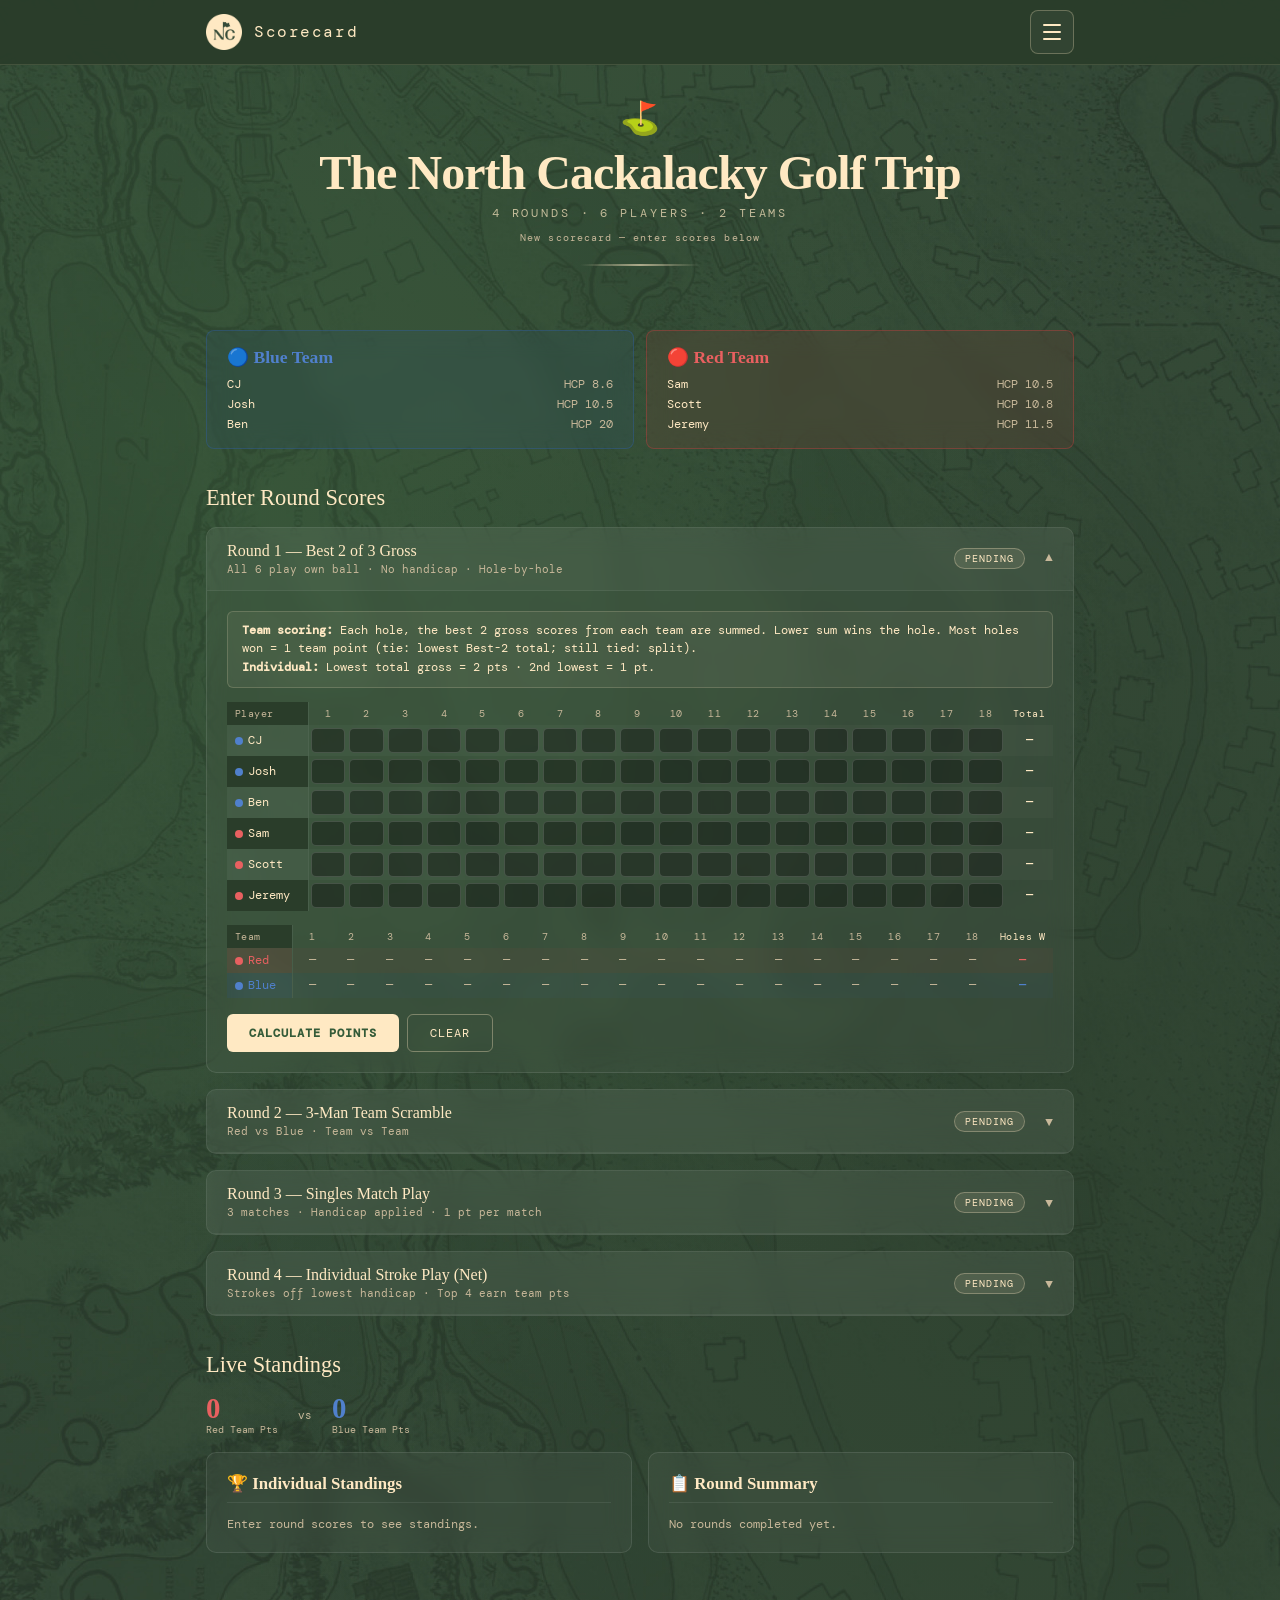
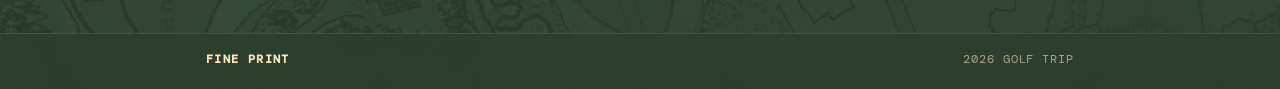
<file: index.html>
<!DOCTYPE html>
<html lang="en">
<head>
<meta charset="UTF-8">
<meta name="viewport" content="width=device-width, initial-scale=1.0">
<title>The North Cackalacky Golf Trip</title>
<link rel="preconnect" href="https://fonts.googleapis.com">
<link href="https://fonts.googleapis.com/css2?family=DM+Mono:wght@300;400;500&display=swap" rel="stylesheet">
<link rel="stylesheet" href="shared.css">
<link rel="icon" type="image/png" sizes="16x16" href="images/NC%20favicon.png">
<link rel="apple-touch-icon" sizes="180x180" href="images/NC.png">
<style>
  /* HEADER */
  header {
    text-align: center;
    margin-bottom: 40px;
    position: relative;
    padding-bottom: 24px;
  }
  header::after {
    content: '';
    display: block;
    width: 120px;
    height: 2px;
    background: linear-gradient(90deg, transparent, rgba(255,233,195,0.6), transparent);
    margin: 0 auto;
    margin-top: 20px;
  }
  .flag-icon { font-size: 2rem; margin-bottom: 8px; display: block; }
  h1 {
    font-family: Georgia, 'Times New Roman', serif;
    font-size: clamp(2rem, 6vw, 3rem);
    font-weight: 900;
    color: var(--gold);
    letter-spacing: -0.02em;
    line-height: 1.1;
  }
  .subtitle {
    font-size: 0.72rem;
    letter-spacing: 0.25em;
    text-transform: uppercase;
    color: rgba(255,233,195,0.7);
    margin-top: 6px;
  }
  #sync-status {
    margin-top: 10px;
    font-size: 0.65rem;
    letter-spacing: 0.1em;
    color: var(--muted);
    transition: color 0.3s;
  }

  /* TEAMS BANNER */
  .teams-banner {
    display: grid;
    grid-template-columns: 1fr 1fr;
    gap: 12px;
    margin-bottom: 32px;
  }
  .team-card {
    border-radius: 8px;
    padding: 16px 20px;
    border: 1px solid;
    backdrop-filter: blur(12px);
    -webkit-backdrop-filter: blur(12px);
  }
  .team-card.red {
    background: rgba(201,64,64,0.1);
    border-color: rgba(201,64,64,0.4);
  }
  .team-card.blue {
    background: rgba(48,96,168,0.1);
    border-color: rgba(48,96,168,0.4);
  }
  .team-label {
    font-family: Georgia, serif;
    font-size: 1.1rem;
    font-weight: 700;
    margin-bottom: 8px;
  }
  .team-card.red .team-label { color: var(--red-light); }
  .team-card.blue .team-label { color: var(--blue-light); }
  .team-players { display: flex; flex-direction: column; gap: 4px; }
  .player-row {
    display: flex;
    justify-content: space-between;
    font-size: 0.78rem;
    color: var(--parchment);
  }
  .hcp { color: var(--muted); }

  /* SECTION HEADING */
  .section-title {
    font-family: Georgia, serif;
    font-size: 1.4rem;
    color: var(--gold);
    margin: 36px 0 16px;
  }

  /* ROUND CARDS */
  .round-card {
    background: rgba(255,255,255,0.04);
    border: 1px solid rgba(255,255,255,0.1);
    border-radius: 10px;
    margin-bottom: 16px;
    overflow: hidden;
    transition: border-color 0.2s;
    backdrop-filter: blur(12px);
    -webkit-backdrop-filter: blur(12px);
  }
  .round-card:hover { border-color: rgba(255,233,195,0.3); }
  .round-header {
    display: flex;
    align-items: center;
    justify-content: space-between;
    padding: 14px 20px;
    cursor: pointer;
    user-select: none;
    background: rgba(255,255,255,0.03);
    border-bottom: 1px solid rgba(255,255,255,0.06);
  }
  .round-header:hover { background: rgba(255,255,255,0.06); }
  .round-title {
    font-family: Georgia, serif;
    font-size: 1rem;
    color: var(--cream);
  }
  .round-meta { font-size: 0.68rem; color: var(--muted); margin-top: 2px; }
  .round-badge {
    font-size: 0.65rem;
    letter-spacing: 0.1em;
    text-transform: uppercase;
    padding: 3px 10px;
    border-radius: 20px;
    background: rgba(255,233,195,0.1);
    color: var(--gold);
    border: 1px solid rgba(255,233,195,0.3);
    white-space: nowrap;
    flex-shrink: 0;
  }
  .round-badge.complete {
    background: rgba(100,180,100,0.15);
    color: var(--green-bright);
    border-color: rgba(100,180,100,0.4);
  }
  .chevron {
    font-size: 0.8rem;
    color: var(--muted);
    transition: transform 0.2s;
    margin-left: 12px;
  }
  .round-body { display: none; padding: 20px; }
  .round-body.open { display: block; }
  .round-header.active .chevron { transform: rotate(180deg); }

  /* INPUTS */
  .input-grid { display: grid; gap: 10px; margin-bottom: 16px; }
  .input-row {
    display: grid;
    grid-template-columns: 150px 1fr;
    align-items: center;
    gap: 10px;
  }
  .player-name-label {
    font-size: 0.78rem;
    display: flex;
    align-items: center;
    gap: 6px;
  }
  .dot { width: 8px; height: 8px; border-radius: 50%; flex-shrink: 0; }
  .dot.red  { background: var(--red-light); }
  .dot.blue { background: var(--blue-light); }

  input[type=number], input[type=text], select {
    background: rgba(0,0,0,0.3);
    border: 1px solid rgba(255,255,255,0.15);
    border-radius: 5px;
    color: var(--cream);
    font-family: 'DM Mono', monospace;
    font-size: 0.82rem;
    padding: 7px 10px;
    width: 100%;
    outline: none;
    transition: border-color 0.2s;
    -webkit-appearance: none;
  }
  input:focus, select:focus { border-color: var(--gold); }
  input[type=number] { -moz-appearance: textfield; }
  input[type=number]::-webkit-inner-spin-button,
  input[type=number]::-webkit-outer-spin-button { -webkit-appearance: none; }

  label.small { font-size: 0.7rem; color: var(--muted); display: block; margin-bottom: 4px; }

  /* BUTTONS */
  .btn {
    font-family: 'DM Mono', monospace;
    font-size: 0.78rem;
    letter-spacing: 0.08em;
    text-transform: uppercase;
    padding: 10px 22px;
    border-radius: 6px;
    border: none;
    cursor: pointer;
    transition: all 0.18s;
  }
  .btn-primary { background: #FFE9C3; color: #345B38; font-weight: 600; }
  .btn-primary:hover { background: #fff3de; transform: translateY(-1px); }
  .btn-secondary {
    background: transparent;
    color: #FFE9C3;
    border: 1px solid rgba(255,233,195,0.35);
  }
  .btn-secondary:hover { border-color: #FFE9C3; }

  /* RESULTS TABLE */
  .results-table {
    width: 100%;
    border-collapse: collapse;
    font-size: 0.78rem;
    margin-top: 12px;
  }
  .results-table th {
    font-size: 0.62rem;
    letter-spacing: 0.12em;
    text-transform: uppercase;
    color: var(--muted);
    padding: 6px 8px;
    text-align: left;
    border-bottom: 1px solid rgba(255,255,255,0.08);
  }
  .results-table td {
    padding: 8px 8px;
    border-bottom: 1px solid rgba(255,255,255,0.05);
    color: var(--parchment);
  }
  .results-table tr:last-child td { border-bottom: none; }
  .pts { color: var(--gold); font-weight: 500; }
  .pts-zero { color: var(--muted); }
  .winner-row td { background: rgba(255,233,195,0.07); }

  /* INFO BOX */
  .info-box {
    background: rgba(255,233,195,0.06);
    border: 1px solid rgba(255,233,195,0.18);
    border-radius: 6px;
    padding: 10px 14px;
    font-size: 0.72rem;
    color: var(--parchment);
    line-height: 1.6;
    margin-bottom: 14px;
  }
  .info-box strong { color: var(--gold); }

  /* MATCH 3 selects */
  .match-block { margin-bottom: 16px; border-bottom: 1px solid rgba(255,255,255,0.06); padding-bottom: 16px; }
  .match-block:last-child { border-bottom: none; padding-bottom: 0; }
  .match-vs-grid {
    display: grid;
    grid-template-columns: 1fr auto 1fr;
    gap: 8px;
    align-items: center;
    margin-bottom: 8px;
  }
  .vs-label { font-size: 0.7rem; color: var(--muted); text-align: center; padding-top: 18px; }

  /* STANDINGS */
  .standings-grid {
    display: grid;
    grid-template-columns: 1fr 1fr;
    gap: 16px;
    margin-top: 16px;
  }
  .standing-block {
    background: rgba(255,255,255,0.04);
    border: 1px solid rgba(255,255,255,0.1);
    border-radius: 10px;
    padding: 20px;
    backdrop-filter: blur(12px);
    -webkit-backdrop-filter: blur(12px);
  }
  .standing-block h3 {
    font-family: Georgia, serif;
    font-size: 1.05rem;
    color: var(--gold);
    margin-bottom: 14px;
    padding-bottom: 8px;
    border-bottom: 1px solid rgba(255,255,255,0.08);
  }
  .standing-row {
    display: flex;
    justify-content: space-between;
    align-items: center;
    padding: 7px 0;
    font-size: 0.78rem;
    border-bottom: 1px solid rgba(255,255,255,0.04);
  }
  .standing-row:last-child { border-bottom: none; }
  .rank {
    font-family: Georgia, serif;
    font-size: 1rem;
    color: var(--muted);
    width: 22px;
    flex-shrink: 0;
  }
  .rank.gold { color: var(--gold); }
  .rank.silver { color: #aaa; }
  .rank.bronze { color: #cd7f32; }
  .s-name { flex: 1; padding: 0 10px; }
  .s-pts { font-size: 0.9rem; font-weight: 500; color: var(--gold); min-width: 40px; text-align: right; }

  .team-chip {
    font-size: 0.58rem;
    padding: 1px 6px;
    border-radius: 10px;
    margin-left: 6px;
    vertical-align: middle;
  }
  .team-chip.red  { background: rgba(201,64,64,0.3);  color: var(--red-light); }
  .team-chip.blue { background: rgba(48,96,168,0.3); color: var(--blue-light); }

  .team-score-display { display: flex; gap: 20px; margin-bottom: 14px; font-size: 0.75rem; }
  .tscore { display: flex; align-items: center; gap: 8px; }
  .tscore-val { font-family: Georgia, serif; font-size: 1.8rem; font-weight: 700; line-height: 1; }
  .tscore.red  .tscore-val { color: var(--red-light); }
  .tscore.blue .tscore-val { color: var(--blue-light); }
  .tscore-label { color: var(--muted); font-size: 0.65rem; }

  .result-tag { font-size: 0.65rem; padding: 2px 8px; border-radius: 4px; letter-spacing: 0.08em; }
  .result-win  { background: rgba(90,158,90,0.2);  color: var(--green-bright); }
  .result-lose { background: rgba(180,60,60,0.2);  color: var(--red-light); }
  .result-tie  { background: rgba(200,200,100,0.2); color: #cccc60; }

  /* Scrollable table wrapper */
  .table-scroll { overflow-x: auto; -webkit-overflow-scrolling: touch; }
  .score-table {
    border-collapse: collapse;
    min-width: 720px;
    width: 100%;
    font-size: 0.72rem;
  }
  .score-table th {
    padding: 5px 4px;
    color: var(--muted);
    font-size: 0.62rem;
    text-align: center;
    font-weight: normal;
    letter-spacing: 0.05em;
  }
  .score-table th.sticky-col,
  .score-table td.sticky-col {
    text-align: left;
    padding: 5px 8px;
    position: sticky;
    left: 0;
    z-index: 2;
    white-space: nowrap;
    border-right: 1px solid rgba(255,255,255,0.07);
  }
  .score-table td {
    padding: 3px 2px;
    text-align: center;
  }
  .score-table td.total-col {
    padding: 4px 8px;
    color: var(--gold);
    font-weight: 500;
    min-width: 40px;
  }
  .row-even .sticky-col { background: rgba(255,255,255,0.025); }
  .row-odd  .sticky-col { background: var(--green-deep); }
  .row-even { background: rgba(255,255,255,0.025); }
  .row-odd  { background: transparent; }

  .hole-inp {
    width: 32px;
    padding: 4px 2px !important;
    text-align: center;
    font-size: 0.72rem !important;
    background: rgba(0,0,0,0.35) !important;
  }

  .match-row-red  { background: rgba(201,64,64,0.06); }
  .match-row-blue { background: rgba(48,96,168,0.06); }

  @media (max-width: 600px) {
    .teams-banner { grid-template-columns: 1fr; }
    .standings-grid { grid-template-columns: 1fr; }
    .input-row { grid-template-columns: 110px 1fr; }
    .match-vs-grid { grid-template-columns: 1fr; }
    .vs-label { display: none; }
  }
</style>
</head>
<body>
<nav class="site-nav" aria-label="Main">
  <div class="site-nav-inner">
    <a href="index.html" class="site-nav-home">
      Scorecard
      <span class="site-nav-home-sub">Home</span>
    </a>
    <div class="site-nav-actions">
      <button type="button" class="nav-hamburger" id="nav-hamburger" aria-expanded="false" aria-controls="site-nav-menu" aria-label="Open round information menu">
        <span></span>
        <span></span>
        <span></span>
      </button>
      <ul id="site-nav-menu" class="nav-dropdown" hidden>
        <li>
          <a href="round1.html">
            <span class="nav-dd-kicker">Round 1</span>
            Best 2 of 3 Gross
          </a>
        </li>
        <li>
          <a href="round2.html">
            <span class="nav-dd-kicker">Round 2</span>
            3-Man Team Scramble
          </a>
        </li>
        <li>
          <a href="round3.html">
            <span class="nav-dd-kicker">Round 3</span>
            Singles Match Play
          </a>
        </li>
        <li>
          <a href="round4.html">
            <span class="nav-dd-kicker">Round 4</span>
            Individual Stroke Play (Net)
          </a>
        </li>
      </ul>
    </div>
  </div>
</nav>
<div class="wrapper">

  <header>
    <span class="flag-icon">⛳</span>
    <h1>The North Cackalacky Golf Trip</h1>
    <p class="subtitle">4 Rounds · 6 Players · 2 Teams</p>
    <p id="sync-status">↓ Loading…</p>
  </header>

  <!-- TEAMS -->
  <div class="teams-banner">
    <div class="team-card blue">
      <div class="team-label">🔵 Blue Team</div>
      <div class="team-players">
        <div class="player-row"><span>CJ</span><span class="hcp">HCP 8.6</span></div>
        <div class="player-row"><span>Josh</span><span class="hcp">HCP 10.5</span></div>
        <div class="player-row"><span>Ben</span><span class="hcp">HCP 20</span></div>
      </div>
    </div>
    <div class="team-card red">
      <div class="team-label">🔴 Red Team</div>
      <div class="team-players">
        <div class="player-row"><span>Sam</span><span class="hcp">HCP 10.5</span></div>
        <div class="player-row"><span>Scott</span><span class="hcp">HCP 10.8</span></div>
        <div class="player-row"><span>Jeremy</span><span class="hcp">HCP 11.5</span></div>
      </div>
    </div>
  </div>

  <!-- ROUNDS -->
  <div class="section-title">Enter Round Scores</div>

  <!-- ROUND 1 -->
  <div class="round-card" id="card-r1">
    <div class="round-header" onclick="toggleRound('r1')">
      <div>
        <div class="round-title">Round 1 — Best 2 of 3 Gross</div>
        <div class="round-meta">All 6 play own ball · No handicap · Hole-by-hole</div>
      </div>
      <div style="display:flex;align-items:center;gap:8px">
        <span class="round-badge" id="badge-r1">Pending</span>
        <span class="chevron">▼</span>
      </div>
    </div>
    <div class="round-body" id="body-r1">
      <div class="info-box">
        <strong>Team scoring:</strong> Each hole, the best 2 gross scores from each team are summed. Lower sum wins the hole. Most holes won = 1 team point (tie: lowest Best-2 total; still tied: split).<br>
        <strong>Individual:</strong> Lowest total gross = 2 pts · 2nd lowest = 1 pt.
      </div>
      <div id="r1-scorecard"></div>
      <div style="margin-top:16px;display:flex;gap:8px;flex-wrap:wrap">
        <button class="btn btn-primary" onclick="calcR1()">Calculate Points</button>
        <button class="btn btn-secondary" onclick="clearRound('r1')">Clear</button>
      </div>
      <div id="r1-results"></div>
    </div>
  </div>

  <!-- ROUND 2 -->
  <div class="round-card" id="card-r2">
    <div class="round-header" onclick="toggleRound('r2')">
      <div>
        <div class="round-title">Round 2 — 3-Man Team Scramble</div>
        <div class="round-meta">Red vs Blue · Team vs Team</div>
      </div>
      <div style="display:flex;align-items:center;gap:8px">
        <span class="round-badge" id="badge-r2">Pending</span>
        <span class="chevron">▼</span>
      </div>
    </div>
    <div class="round-body" id="body-r2">
      <div class="info-box">
        <strong>Scoring:</strong> Winning team earns 1 team point. Each player on winning team earns 1 individual point.
      </div>
      <div style="display:grid;grid-template-columns:1fr 1fr;gap:12px;margin-bottom:16px">
        <div>
          <label class="small">🔴 Red Team Score</label>
          <input type="number" id="r2-red" placeholder="e.g. 62" min="40" max="120">
        </div>
        <div>
          <label class="small">🔵 Blue Team Score</label>
          <input type="number" id="r2-blue" placeholder="e.g. 64" min="40" max="120">
        </div>
      </div>
      <div style="display:flex;gap:8px">
        <button class="btn btn-primary" onclick="calcR2()">Calculate Points</button>
        <button class="btn btn-secondary" onclick="clearRound('r2')">Clear</button>
      </div>
      <div id="r2-results"></div>
    </div>
  </div>

  <!-- ROUND 3 -->
  <div class="round-card" id="card-r3">
    <div class="round-header" onclick="toggleRound('r3')">
      <div>
        <div class="round-title">Round 3 — Singles Match Play</div>
        <div class="round-meta">3 matches · Handicap applied · 1 pt per match</div>
      </div>
      <div style="display:flex;align-items:center;gap:8px">
        <span class="round-badge" id="badge-r3">Pending</span>
        <span class="chevron">▼</span>
      </div>
    </div>
    <div class="round-body" id="body-r3">
      <div class="info-box">
        <strong>Handicap:</strong> Sam −3 strokes and Ben −9 over the round (taken on HCP holes). <strong>Scoring:</strong> Enter gross per hole; net decides each hole. Most holes won wins the match (halved if tied). Each match = 1 pt: win = 1 ind + 1 team · halved = 0.5 each.
      </div>
      <div id="r3-matches"></div>
      <div style="display:flex;gap:8px">
        <button class="btn btn-primary" onclick="calcR3()">Calculate Points</button>
        <button class="btn btn-secondary" onclick="clearRound('r3')">Clear</button>
      </div>
      <div id="r3-results"></div>
    </div>
  </div>

  <!-- ROUND 4 -->
  <div class="round-card" id="card-r4">
    <div class="round-header" onclick="toggleRound('r4')">
      <div>
        <div class="round-title">Round 4 — Individual Stroke Play (Net)</div>
        <div class="round-meta">Strokes off lowest handicap · Top 4 earn team pts</div>
      </div>
      <div style="display:flex;align-items:center;gap:8px">
        <span class="round-badge" id="badge-r4">Pending</span>
        <span class="chevron">▼</span>
      </div>
    </div>
    <div class="round-body" id="body-r4">
      <div class="info-box">
        <strong>Course handicap strokes:</strong> CJ −0, Sam −3, Josh −3, Scott −3, Jeremy −4, Ben −14.<br>
        <strong>Individual:</strong> 1st = 3 pts · 2nd = 2 pts · 3rd = 1 pt.<br>
        <strong>Team:</strong> Top 4 net scores each earn 1 point for their team (max 3 per team).
      </div>
      <div class="input-grid" id="r4-inputs"></div>
      <div style="display:flex;gap:8px;margin-top:4px">
        <button class="btn btn-primary" onclick="calcR4()">Calculate Points</button>
        <button class="btn btn-secondary" onclick="clearRound('r4')">Clear</button>
      </div>
      <div id="r4-results"></div>
    </div>
  </div>

  <!-- STANDINGS -->
  <div class="section-title">Live Standings</div>
  <div class="team-score-display">
    <div class="tscore red">
      <div><div class="tscore-val" id="red-total">0</div><div class="tscore-label">Red Team Pts</div></div>
    </div>
    <div style="align-self:center;color:var(--muted);font-size:0.7rem">vs</div>
    <div class="tscore blue">
      <div><div class="tscore-val" id="blue-total">0</div><div class="tscore-label">Blue Team Pts</div></div>
    </div>
  </div>
  <div class="standings-grid">
    <div class="standing-block">
      <h3>🏆 Individual Standings</h3>
      <div id="ind-standings"><p style="color:var(--muted);font-size:0.72rem">Enter round scores to see standings.</p></div>
    </div>
    <div class="standing-block">
      <h3>📋 Round Summary</h3>
      <div id="round-summary"><p style="color:var(--muted);font-size:0.72rem">No rounds completed yet.</p></div>
    </div>
  </div>

</div><!-- /wrapper -->

<footer class="site-footer" aria-label="Footer">
  <div class="site-footer-inner">
    <a href="rules.html">Fine Print</a>
    <span class="site-footer-meta">2026 Golf Trip</span>
  </div>
</footer>

<script>
// ═══════════════════════════════════════════════════════
//  DATA
// ═══════════════════════════════════════════════════════
const PLAYERS = [
  { name:'CJ',     team:'blue', hcp:8.6  },
  { name:'Josh',   team:'blue', hcp:10.5 },
  { name:'Ben',    team:'blue', hcp:20   },
  { name:'Sam',    team:'red',  hcp:10.5 },
  { name:'Scott',  team:'red',  hcp:10.8 },
  { name:'Jeremy', team:'red',  hcp:11.5 },
];
const COURSE_HCP = { CJ:0, Josh:3, Ben:14, Sam:3, Scott:3, Jeremy:4 };
const RED_NAMES  = ['Sam','Scott','Jeremy'];
const BLUE_NAMES = ['CJ','Josh','Ben'];
const LS_KEY = 'ncgolf-scores-v3';

/** Round 3 fixed singles matchups; strokeHoles[player] = holes where that player receives 1 stroke */
const R3_MATCHES = [
  { id: 1, red: 'Scott',  blue: 'Josh',   strokeHoles: {} },
  { id: 2, red: 'Sam',    blue: 'CJ',     strokeHoles: { Sam: [2, 16, 17] } },
  { id: 3, red: 'Jeremy', blue: 'Ben',    strokeHoles: { Ben: [1, 2, 5, 9, 12, 13, 14, 16, 17] } },
];

const state = {
  individualPts: { CJ:0, Josh:0, Ben:0, Sam:0, Scott:0, Jeremy:0 },
  teamPts: { red:0, blue:0 },
  rounds: {}
};

// ═══════════════════════════════════════════════════════
//  STORAGE — localStorage only, no external APIs
// ═══════════════════════════════════════════════════════
function setSyncStatus(msg, color) {
  const el = document.getElementById('sync-status');
  el.textContent = msg;
  el.style.color = color || 'var(--muted)';
}

function saveToStorage() {
  try {
    localStorage.setItem(LS_KEY, JSON.stringify(state.rounds));
    setSyncStatus('✓ Saved', 'var(--green-bright)');
  } catch(e) {
    setSyncStatus('⚠ Could not save — storage full?', 'var(--red-light)');
    console.error('localStorage save failed:', e);
  }
}

function loadFromStorage() {
  setSyncStatus('↓ Loading…', 'var(--muted)');
  try {
    const raw = localStorage.getItem(LS_KEY);
    if (raw) {
      const saved = JSON.parse(raw);
      restoreState(saved);
      setSyncStatus('✓ Loaded from device', 'var(--green-bright)');
    } else {
      setSyncStatus('New scorecard — enter scores below', 'var(--muted)');
    }
  } catch(e) {
    setSyncStatus('Could not read saved data', 'var(--red-light)');
    console.error('localStorage load failed:', e);
  }
}

// ═══════════════════════════════════════════════════════
//  BUILD INPUTS
// ═══════════════════════════════════════════════════════
function buildR1Inputs() {
  const container = document.getElementById('r1-scorecard');
  const holes = Array.from({length:18}, (_,i) => i+1);

  let html = `<div class="table-scroll"><table class="score-table"><thead><tr>
    <th class="sticky-col" style="background:rgba(42,61,42,1)">Player</th>`;
  holes.forEach(h => { html += `<th style="min-width:34px">${h}</th>`; });
  html += `<th style="min-width:42px;color:var(--gold)">Total</th></tr></thead><tbody>`;

  PLAYERS.forEach((p, pi) => {
    const rowCls = pi%2===0 ? 'row-even' : 'row-odd';
    const bgColor = pi%2===0 ? 'rgba(255,255,255,0.025)' : 'var(--green-deep)';
    html += `<tr class="${rowCls}">
      <td class="sticky-col" style="background:${bgColor}">
        <span style="display:flex;align-items:center;gap:5px">
          <span class="dot ${p.team}"></span>${p.name}
        </span>
      </td>`;
    holes.forEach(h => {
      html += `<td><input type="number" class="hole-inp" id="r1-${p.name}-h${h}"
        min="1" max="15" inputmode="numeric" pattern="[0-9]*"
        oninput="updateR1Total('${p.name}')"></td>`;
    });
    html += `<td class="total-col" id="r1-total-${p.name}">—</td></tr>`;
  });

  html += `</tbody></table></div>`;

  // Live match tracker
  html += `<div style="margin-top:14px"><div class="table-scroll"><table class="score-table"><thead><tr>
    <th class="sticky-col" style="background:rgba(42,61,42,1)">Team</th>`;
  holes.forEach(h => { html += `<th style="min-width:34px">${h}</th>`; });
  html += `<th style="min-width:44px;color:var(--gold)">Holes W</th></tr></thead><tbody>
    <tr class="match-row-red">
      <td class="sticky-col" style="background:rgba(201,64,64,0.08)">
        <span style="display:flex;align-items:center;gap:5px"><span class="dot red"></span><span style="color:var(--red-light)">Red</span></span>
      </td>`;
  holes.forEach(h => { html += `<td id="r1-hole-red-${h}" style="color:var(--muted)">—</td>`; });
  html += `<td class="total-col" style="color:var(--red-light)" id="r1-holesW-red">—</td></tr>
    <tr class="match-row-blue">
      <td class="sticky-col" style="background:rgba(48,96,168,0.08)">
        <span style="display:flex;align-items:center;gap:5px"><span class="dot blue"></span><span style="color:var(--blue-light)">Blue</span></span>
      </td>`;
  holes.forEach(h => { html += `<td id="r1-hole-blue-${h}" style="color:var(--muted)">—</td>`; });
  html += `<td class="total-col" style="color:var(--blue-light)" id="r1-holesW-blue">—</td>
    </tr></tbody></table></div></div>`;

  container.innerHTML = html;
}

function updateR1Total(name) {
  let total = 0; let allFilled = true;
  for (let h = 1; h <= 18; h++) {
    const el = document.getElementById(`r1-${name}-h${h}`);
    if (!el) continue;
    const v = parseInt(el.value);
    if (isNaN(v)) allFilled = false;
    else total += v;
  }
  const el = document.getElementById(`r1-total-${name}`);
  if (el) el.textContent = allFilled ? total : '—';
  updateR1LiveHoles();
}

function updateR1LiveHoles() {
  let redWins = 0, blueWins = 0;
  for (let h = 1; h <= 18; h++) {
    const rs = RED_NAMES.map(n => { const e = document.getElementById(`r1-${n}-h${h}`); return e ? parseInt(e.value) : NaN; }).filter(v => !isNaN(v)).sort((a,b)=>a-b);
    const bs = BLUE_NAMES.map(n => { const e = document.getElementById(`r1-${n}-h${h}`); return e ? parseInt(e.value) : NaN; }).filter(v => !isNaN(v)).sort((a,b)=>a-b);
    const rc = document.getElementById(`r1-hole-red-${h}`);
    const bc = document.getElementById(`r1-hole-blue-${h}`);
    if (!rc || !bc) continue;
    if (rs.length < 2 || bs.length < 2) {
      rc.textContent = '—'; rc.style.color = 'var(--muted)'; rc.style.fontWeight = 'normal';
      bc.textContent = '—'; bc.style.color = 'var(--muted)'; bc.style.fontWeight = 'normal';
      continue;
    }
    const rB = rs[0]+rs[1], bB = bs[0]+bs[1];
    rc.textContent = rB; bc.textContent = bB;
    if (rB < bB) {
      rc.style.color = 'var(--green-bright)'; rc.style.fontWeight = '600';
      bc.style.color = 'var(--muted)'; bc.style.fontWeight = 'normal';
      redWins++;
    } else if (bB < rB) {
      bc.style.color = 'var(--green-bright)'; bc.style.fontWeight = '600';
      rc.style.color = 'var(--muted)'; rc.style.fontWeight = 'normal';
      blueWins++;
    } else {
      rc.style.color = 'var(--parchment)'; rc.style.fontWeight = 'normal';
      bc.style.color = 'var(--parchment)'; bc.style.fontWeight = 'normal';
    }
  }
  const rW = document.getElementById('r1-holesW-red');
  const bW = document.getElementById('r1-holesW-blue');
  if (rW) rW.textContent = redWins > 0 ? redWins : '—';
  if (bW) bW.textContent = blueWins > 0 ? blueWins : '—';
}

function buildR4Inputs() {
  const g = document.getElementById('r4-inputs');
  g.innerHTML = '';
  PLAYERS.forEach(p => {
    const strokes = COURSE_HCP[p.name];
    const row = document.createElement('div');
    row.className = 'input-row';
    row.innerHTML = `
      <div class="player-name-label">
        <span class="dot ${p.team}"></span>${p.name}
        <span style="color:var(--muted);font-size:0.65rem">(−${strokes})</span>
      </div>
      <div>
        <label class="small">Gross score</label>
        <input type="number" id="r4-${p.name}" placeholder="e.g. 85" min="50" max="140" inputmode="numeric" pattern="[0-9]*">
      </div>`;
    g.appendChild(row);
  });
}

function formatR3StrokeNote(match) {
  const parts = [];
  Object.keys(match.strokeHoles).forEach(player => {
    const hs = match.strokeHoles[player];
    if (hs && hs.length) {
      const n = hs.length;
      parts.push(`${player} −${n} stroke${n === 1 ? '' : 's'} (HCP holes)`);
    }
  });
  return parts.length ? parts.join(' · ') : 'Straight up — no handicap strokes.';
}

function r3StrokeCount(match, playerName, hole) {
  const hs = match.strokeHoles[playerName];
  if (!hs) return 0;
  return hs.includes(hole) ? 1 : 0;
}

function buildR3Inputs() {
  const container = document.getElementById('r3-matches');
  if (!container) return;
  const holes = Array.from({ length: 18 }, (_, i) => i + 1);
  let html = '';
  R3_MATCHES.forEach(m => {
    const note = formatR3StrokeNote(m);
    html += `<div class="match-block" id="r3-block-${m.id}">
      <label class="small">Match ${m.id} — <span class="dot red"></span>${m.red} vs <span class="dot blue"></span>${m.blue}</label>
      <div class="small" style="color:var(--muted);margin-bottom:8px">${note}</div>
      <div class="table-scroll"><table class="score-table"><thead><tr>
        <th class="sticky-col" style="background:rgba(42,61,42,1)">Player</th>`;
    holes.forEach(h => { html += `<th style="min-width:34px">${h}</th>`; });
    html += `<th style="min-width:42px;color:var(--gold)">Gross</th></tr></thead><tbody>
      <tr class="match-row-red">
        <td class="sticky-col" style="background:rgba(201,64,64,0.08)">
          <span style="display:flex;align-items:center;gap:5px"><span class="dot red"></span>${m.red}</span>
        </td>`;
    holes.forEach(h => {
      html += `<td><input type="number" class="hole-inp" id="r3-m${m.id}-r-h${h}" min="1" max="15" inputmode="numeric" pattern="[0-9]*" oninput="updateR3MatchLive(${m.id})"></td>`;
    });
    html += `<td class="total-col" id="r3-m${m.id}-r-total">—</td></tr>
      <tr class="match-row-blue">
        <td class="sticky-col" style="background:rgba(48,96,168,0.08)">
          <span style="display:flex;align-items:center;gap:5px"><span class="dot blue"></span>${m.blue}</span>
        </td>`;
    holes.forEach(h => {
      html += `<td><input type="number" class="hole-inp" id="r3-m${m.id}-b-h${h}" min="1" max="15" inputmode="numeric" pattern="[0-9]*" oninput="updateR3MatchLive(${m.id})"></td>`;
    });
    html += `<td class="total-col" id="r3-m${m.id}-b-total">—</td></tr>
      <tr>
        <td class="sticky-col" style="background:rgba(42,61,42,0.95);font-size:0.7rem">Net (R/B)</td>`;
    holes.forEach(h => {
      html += `<td id="r3-m${m.id}-hole-${h}" style="font-size:0.65rem;color:var(--muted);text-align:center">—</td>`;
    });
    html += `<td class="total-col" id="r3-m${m.id}-match-status" style="font-size:0.68rem">—</td></tr>
    </tbody></table></div></div>`;
  });
  container.innerHTML = html;
}

function updateR3MatchLive(mid) {
  const m = R3_MATCHES.find(x => x.id === mid);
  if (!m) return;
  let rSum = 0, bSum = 0, rAll = true, bAll = true;
  let redW = 0, blueW = 0;
  for (let h = 1; h <= 18; h++) {
    const er = document.getElementById(`r3-m${mid}-r-h${h}`);
    const eb = document.getElementById(`r3-m${mid}-b-h${h}`);
    const cell = document.getElementById(`r3-m${mid}-hole-${h}`);
    if (!er || !eb || !cell) continue;
    const vr = parseInt(er.value, 10);
    const vb = parseInt(eb.value, 10);
    if (isNaN(vr)) rAll = false; else rSum += vr;
    if (isNaN(vb)) bAll = false; else bSum += vb;
    if (isNaN(vr) || isNaN(vb)) {
      cell.textContent = '—';
      cell.style.color = 'var(--muted)';
      cell.style.fontWeight = 'normal';
      continue;
    }
    const netR = vr - r3StrokeCount(m, m.red, h);
    const netB = vb - r3StrokeCount(m, m.blue, h);
    cell.textContent = `${netR}/${netB}`;
    if (netR < netB) {
      cell.style.color = 'var(--red-light)';
      cell.style.fontWeight = '600';
      redW++;
    } else if (netB < netR) {
      cell.style.color = 'var(--blue-light)';
      cell.style.fontWeight = '600';
      blueW++;
    } else {
      cell.style.color = 'var(--parchment)';
      cell.style.fontWeight = 'normal';
    }
  }
  const tr = document.getElementById(`r3-m${mid}-r-total`);
  const tb = document.getElementById(`r3-m${mid}-b-total`);
  const st = document.getElementById(`r3-m${mid}-match-status`);
  if (tr) tr.textContent = rAll ? rSum : '—';
  if (tb) tb.textContent = bAll ? bSum : '—';
  if (st) {
    const halved = 18 - redW - blueW;
    st.innerHTML = `🔴${redW} · 🔵${blueW} · H${halved}`;
  }
}

// ═══════════════════════════════════════════════════════
//  TOGGLE
// ═══════════════════════════════════════════════════════
function toggleRound(id) {
  const body   = document.getElementById('body-' + id);
  const header = document.querySelector(`#card-${id} .round-header`);
  const isOpen = body.classList.contains('open');
  document.querySelectorAll('.round-body').forEach(b => b.classList.remove('open'));
  document.querySelectorAll('.round-header').forEach(h => h.classList.remove('active'));
  if (!isOpen) { body.classList.add('open'); header.classList.add('active'); }
}

// ═══════════════════════════════════════════════════════
//  ROUND 1
// ═══════════════════════════════════════════════════════
function calcR1() {
  const holeScores = {};
  let allFilled = true;
  PLAYERS.forEach(p => {
    holeScores[p.name] = [];
    for (let h = 1; h <= 18; h++) {
      const v = parseInt(document.getElementById(`r1-${p.name}-h${h}`).value);
      if (isNaN(v)) allFilled = false;
      holeScores[p.name].push(isNaN(v) ? null : v);
    }
  });
  if (!allFilled) { alert('Please enter all 18 hole scores for all 6 players.'); return; }

  let redHoles = 0, blueHoles = 0;
  let redBest2Total = 0, blueBest2Total = 0;
  for (let h = 0; h < 18; h++) {
    const rB = RED_NAMES.map(n=>holeScores[n][h]).sort((a,b)=>a-b).slice(0,2).reduce((a,b)=>a+b,0);
    const bB = BLUE_NAMES.map(n=>holeScores[n][h]).sort((a,b)=>a-b).slice(0,2).reduce((a,b)=>a+b,0);
    redBest2Total += rB;
    blueBest2Total += bB;
    if (rB < bB) redHoles++;
    else if (bB < rB) blueHoles++;
  }

  let redTeamPts = 0, blueTeamPts = 0, teamWinner;
  if (redHoles > blueHoles)       { redTeamPts  = 1; teamWinner = 'red'; }
  else if (blueHoles > redHoles)  { blueTeamPts = 1; teamWinner = 'blue'; }
  else {
    // Tie-breaker: lowest total of "best 2 of 3" gross across 18 holes.
    if (redBest2Total < blueBest2Total)      { redTeamPts  = 1; teamWinner = 'red'; }
    else if (blueBest2Total < redBest2Total) { blueTeamPts = 1; teamWinner = 'blue'; }
    else                                      { redTeamPts  = 0.5; blueTeamPts = 0.5; teamWinner = 'tie'; }
  }

  const totals = PLAYERS.map(p => ({...p, score: holeScores[p.name].reduce((a,b)=>a+b,0)}))
                         .sort((a,b) => a.score - b.score);
  const indPts = { CJ:0, Josh:0, Ben:0, Sam:0, Scott:0, Jeremy:0 };
  indPts[totals[0].name] = 2;
  indPts[totals[1].name] = 1;

  state.rounds.r1 = { holeScores, indPts, redTeamPts, blueTeamPts, teamWinner, redHoles, blueHoles, redBest2Total, blueBest2Total, totals };
  recomputeTotals();
  renderR1Results(state.rounds.r1);
  setBadge('r1', 'complete');
  updateStandings();
  saveToStorage();
}

function renderR1Results(rd) {
  let html = `<div style="margin-top:16px">
    <table class="results-table"><thead><tr>
      <th>Player</th><th>Team</th><th>Gross</th><th>Ind Pts</th></tr></thead><tbody>`;
  rd.totals.forEach((p,i) => {
    html += `<tr class="${i<2?'winner-row':''}">
      <td>${p.name}</td>
      <td><span class="team-chip ${p.team}">${p.team}</span></td>
      <td>${p.score}</td>
      <td class="${rd.indPts[p.name]>0?'pts':'pts-zero'}">${rd.indPts[p.name]}</td></tr>`;
  });
  html += `</tbody></table>
  <div style="margin-top:10px;font-size:0.75rem;color:var(--parchment)">
    Holes won: 🔴 Red <strong>${rd.redHoles}</strong> &nbsp;|&nbsp; 🔵 Blue <strong>${rd.blueHoles}</strong> &nbsp;|&nbsp; Halved <strong>${18-rd.redHoles-rd.blueHoles}</strong><br>
    Best-2 gross total: 🔴 Red <strong>${rd.redBest2Total ?? '—'}</strong> &nbsp;|&nbsp; 🔵 Blue <strong>${rd.blueBest2Total ?? '—'}</strong><br>
    Team point: ${rd.teamWinner==='tie'?'Split (0.5 each)':rd.teamWinner==='red'?'🔴 Red (+1)':'🔵 Blue (+1)'}
  </div></div>`;
  document.getElementById('r1-results').innerHTML = html;
}

// ═══════════════════════════════════════════════════════
//  ROUND 2
// ═══════════════════════════════════════════════════════
function calcR2() {
  const r = parseFloat(document.getElementById('r2-red').value);
  const b = parseFloat(document.getElementById('r2-blue').value);
  if (isNaN(r) || isNaN(b)) { alert('Please enter both team scores.'); return; }

  const indPts = { CJ:0, Josh:0, Ben:0, Sam:0, Scott:0, Jeremy:0 };
  let redTeamPts = 0, blueTeamPts = 0, teamWinner;
  if (r < b) {
    teamWinner = 'red'; redTeamPts = 1;
    RED_NAMES.forEach(n => indPts[n] = 1);
  } else if (b < r) {
    teamWinner = 'blue'; blueTeamPts = 1;
    BLUE_NAMES.forEach(n => indPts[n] = 1);
  } else {
    teamWinner = 'tie'; redTeamPts = 0.5; blueTeamPts = 0.5;
    PLAYERS.forEach(p => indPts[p.name] = 0.5);
  }

  state.rounds.r2 = { r, b, indPts, redTeamPts, blueTeamPts, teamWinner };
  recomputeTotals();
  renderR2Results(state.rounds.r2);
  setBadge('r2', 'complete');
  updateStandings();
  saveToStorage();
}

function renderR2Results(rd) {
  const winText = rd.teamWinner==='tie'
    ? 'Tie — 0.5 team pts each, 0.5 individual pts each'
    : `Winner: ${rd.teamWinner==='red'?'🔴 Red':'🔵 Blue'} — 1 team point + 1 individual point to each ${rd.teamWinner==='red'?'Red':'Blue'} player`;
  document.getElementById('r2-results').innerHTML =
    `<div style="margin-top:14px;font-size:0.78rem;color:var(--parchment)">
      🔴 Red: <strong>${rd.r}</strong> &nbsp;|&nbsp; 🔵 Blue: <strong>${rd.b}</strong><br><br>${winText}</div>`;
}

// ═══════════════════════════════════════════════════════
//  ROUND 3
// ═══════════════════════════════════════════════════════
function calcR3() {
  const matchResults = [];
  for (const m of R3_MATCHES) {
    const redGross = [];
    const blueGross = [];
    let allFilled = true;
    for (let h = 1; h <= 18; h++) {
      const vr = parseInt(document.getElementById(`r3-m${m.id}-r-h${h}`).value, 10);
      const vb = parseInt(document.getElementById(`r3-m${m.id}-b-h${h}`).value, 10);
      if (isNaN(vr) || isNaN(vb)) allFilled = false;
      redGross.push(isNaN(vr) ? null : vr);
      blueGross.push(isNaN(vb) ? null : vb);
    }
    if (!allFilled) {
      alert(`Please enter all 18 hole scores for Match ${m.id} (${m.red} vs ${m.blue}).`);
      return;
    }
    let redHolesWon = 0, blueHolesWon = 0;
    const holeOutcomes = [];
    for (let h = 1; h <= 18; h++) {
      const vr = redGross[h - 1];
      const vb = blueGross[h - 1];
      const netR = vr - r3StrokeCount(m, m.red, h);
      const netB = vb - r3StrokeCount(m, m.blue, h);
      if (netR < netB) {
        redHolesWon++;
        holeOutcomes.push('red');
      } else if (netB < netR) {
        blueHolesWon++;
        holeOutcomes.push('blue');
      } else {
        holeOutcomes.push('halve');
      }
    }
    let winner;
    if (redHolesWon > blueHolesWon) winner = 'red';
    else if (blueHolesWon > redHolesWon) winner = 'blue';
    else winner = 'tie';

    matchResults.push({
      id: m.id,
      red: m.red,
      blue: m.blue,
      redGross,
      blueGross,
      holeOutcomes,
      redHolesWon,
      blueHolesWon,
      halvedHoles: 18 - redHolesWon - blueHolesWon,
      winner,
    });
  }

  const indPts = { CJ:0, Josh:0, Ben:0, Sam:0, Scott:0, Jeremy:0 };
  let redTeamPts = 0, blueTeamPts = 0;
  matchResults.forEach(mr => {
    if (mr.winner === 'red') {
      indPts[mr.red] += 1;
      redTeamPts += 1;
    } else if (mr.winner === 'blue') {
      indPts[mr.blue] += 1;
      blueTeamPts += 1;
    } else {
      indPts[mr.red] += 0.5;
      indPts[mr.blue] += 0.5;
      redTeamPts += 0.5;
      blueTeamPts += 0.5;
    }
  });

  state.rounds.r3 = { matches: matchResults, indPts, redTeamPts, blueTeamPts };
  recomputeTotals();
  renderR3Results(state.rounds.r3);
  setBadge('r3', 'complete');
  updateStandings();
  saveToStorage();
}

function renderR3Results(rd) {
  let html = `<div style="margin-top:14px">
    <table class="results-table"><thead><tr>
      <th>#</th><th>Match</th><th>Holes</th><th>Result</th></tr></thead><tbody>`;
  rd.matches.forEach((mr, i) => {
    const summary = `🔴${mr.redHolesWon} · 🔵${mr.blueHolesWon} · H${mr.halvedHoles}`;
    let tag;
    if (mr.winner === 'red') {
      tag = `<span class="result-tag result-win">${mr.red} wins</span>`;
    } else if (mr.winner === 'blue') {
      tag = `<span class="result-tag result-lose">${mr.blue} wins</span>`;
    } else {
      tag = `<span class="result-tag result-tie">Halved</span>`;
    }
    html += `<tr><td>${i + 1}</td><td><span class="dot red"></span>${mr.red} vs <span class="dot blue"></span>${mr.blue}</td><td style="font-size:0.72rem">${summary}</td><td>${tag}</td></tr>`;
  });
  html += `</tbody></table>
    <div style="margin-top:8px;font-size:0.75rem;color:var(--parchment)">
      Team pts: 🔴 Red ${rd.redTeamPts} &nbsp;|&nbsp; 🔵 Blue ${rd.blueTeamPts}</div></div>`;
  document.getElementById('r3-results').innerHTML = html;
}

// ═══════════════════════════════════════════════════════
//  ROUND 4
// ═══════════════════════════════════════════════════════
function calcR4() {
  const netScores = {};
  let allFilled = true;
  PLAYERS.forEach(p => {
    const gross = parseFloat(document.getElementById('r4-' + p.name).value);
    if (isNaN(gross)) { allFilled = false; return; }
    netScores[p.name] = gross - COURSE_HCP[p.name];
  });
  if (!allFilled) { alert('Please enter all 6 gross scores.'); return; }

  const ranked = PLAYERS.map(p => ({...p, net:netScores[p.name]})).sort((a,b)=>a.net-b.net);
  const indPts = { CJ:0, Josh:0, Ben:0, Sam:0, Scott:0, Jeremy:0 };
  indPts[ranked[0].name] = 3;
  indPts[ranked[1].name] = 2;
  indPts[ranked[2].name] = 1;

  let redTeamPts = 0, blueTeamPts = 0;
  const teamCount = { red:0, blue:0 };
  ranked.slice(0,4).forEach(p => {
    teamCount[p.team]++;
    if (teamCount[p.team] <= 3) {
      if (p.team==='red') redTeamPts++;
      else blueTeamPts++;
    }
  });

  state.rounds.r4 = { netScores, indPts, redTeamPts, blueTeamPts, ranked };
  recomputeTotals();
  renderR4Results(state.rounds.r4, teamCount);
  setBadge('r4', 'complete');
  updateStandings();
  saveToStorage();
}

function renderR4Results(rd, teamCount) {
  // Recompute teamCount if not passed (for restore)
  if (!teamCount) {
    teamCount = { red:0, blue:0 };
    rd.ranked.slice(0,4).forEach(p => teamCount[p.team]++);
  }
  let html = `<div style="margin-top:16px">
    <table class="results-table"><thead><tr>
      <th>Pos</th><th>Player</th><th>Team</th><th>Net</th><th>Ind Pts</th><th>Team Pts</th>
    </tr></thead><tbody>`;
  rd.ranked.forEach((p,i) => {
    const inTop4 = i < 4;
    html += `<tr class="${i<3?'winner-row':''}">
      <td>${i+1}</td><td>${p.name}</td>
      <td><span class="team-chip ${p.team}">${p.team}</span></td>
      <td>${p.net}</td>
      <td class="${rd.indPts[p.name]>0?'pts':'pts-zero'}">${rd.indPts[p.name]}</td>
      <td class="${inTop4?'pts':'pts-zero'}">${inTop4?1:0}</td></tr>`;
  });
  html += `</tbody></table>
    <div style="margin-top:8px;font-size:0.75rem;color:var(--parchment)">
      Team pts: 🔴 Red ${rd.redTeamPts} &nbsp;|&nbsp; 🔵 Blue ${rd.blueTeamPts}</div></div>`;
  document.getElementById('r4-results').innerHTML = html;
}

// ═══════════════════════════════════════════════════════
//  TOTALS & STANDINGS
// ═══════════════════════════════════════════════════════
function recomputeTotals() {
  Object.keys(state.individualPts).forEach(k => state.individualPts[k] = 0);
  state.teamPts.red = 0; state.teamPts.blue = 0;
  ['r1','r2','r3','r4'].forEach(r => {
    if (!state.rounds[r]) return;
    const rd = state.rounds[r];
    Object.keys(rd.indPts).forEach(p => state.individualPts[p] += rd.indPts[p]);
    state.teamPts.red  += rd.redTeamPts;
    state.teamPts.blue += rd.blueTeamPts;
  });
}

function updateStandings() {
  document.getElementById('red-total').textContent  = fmtPt(state.teamPts.red);
  document.getElementById('blue-total').textContent = fmtPt(state.teamPts.blue);

  const sorted = PLAYERS.map(p => ({...p, pts:state.individualPts[p.name]}))
                         .sort((a,b) => b.pts - a.pts);
  const ranks  = ['gold','silver','bronze'];
  let html = '';
  sorted.forEach((p,i) => {
    const rc = i<3 ? ranks[i] : '';
    html += `<div class="standing-row">
      <span class="rank ${rc}">${i+1}</span>
      <span class="s-name">${p.name}<span class="team-chip ${p.team}">${p.team}</span></span>
      <span class="s-pts">${fmtPt(p.pts)}</span>
    </div>`;
  });
  document.getElementById('ind-standings').innerHTML = html || '<p style="color:var(--muted);font-size:0.72rem">No data yet.</p>';

  const done = Object.keys(state.rounds);
  if (!done.length) { document.getElementById('round-summary').innerHTML = '<p style="color:var(--muted);font-size:0.72rem">No rounds completed yet.</p>'; return; }
  const names = {r1:'R1 Best-2-of-3', r2:'R2 Scramble', r3:'R3 Match Play', r4:'R4 Stroke Play'};
  let rhtml = '';
  done.forEach(r => {
    const rd = state.rounds[r];
    rhtml += `<div class="standing-row">
      <span style="font-size:0.72rem;color:var(--parchment);flex:1">${names[r]}</span>
      <span style="font-size:0.72rem;color:var(--red-light)">🔴${fmtPt(rd.redTeamPts)}</span>
      <span style="font-size:0.72rem;color:var(--blue-light);margin-left:10px">🔵${fmtPt(rd.blueTeamPts)}</span>
    </div>`;
  });
  document.getElementById('round-summary').innerHTML = rhtml;
}

function fmtPt(v) { return v===Math.floor(v) ? String(v) : v.toFixed(1); }

function setBadge(r, state_) {
  const el = document.getElementById('badge-' + r);
  if (state_==='complete') { el.textContent = 'Complete'; el.className = 'round-badge complete'; }
  else { el.textContent = 'Pending'; el.className = 'round-badge'; }
}

// ═══════════════════════════════════════════════════════
//  CLEAR
// ═══════════════════════════════════════════════════════
function clearRound(r) {
  if (!confirm(`Clear all scores for Round ${r.slice(1)}? This cannot be undone.`)) return;
  delete state.rounds[r];
  document.getElementById(r+'-results').innerHTML = '';
  setBadge(r, 'pending');
  document.querySelectorAll(`#body-${r} input, #body-${r} select`).forEach(el => { el.value = ''; });
  if (r==='r1') buildR1Inputs();
  if (r==='r3') buildR3Inputs();
  recomputeTotals();
  updateStandings();
  saveToStorage();
}

// ═══════════════════════════════════════════════════════
//  RESTORE STATE FROM STORAGE
// ═══════════════════════════════════════════════════════
function restoreState(saved) {
  state.rounds = saved;
  recomputeTotals();

  if (state.rounds.r1) { restoreR1UI(state.rounds.r1); }
  if (state.rounds.r2) { restoreR2UI(state.rounds.r2); }
  if (state.rounds.r3) { restoreR3UI(state.rounds.r3); }
  if (state.rounds.r4) { restoreR4UI(state.rounds.r4); }

  updateStandings();
}

function restoreR1UI(rd) {
  PLAYERS.forEach(p => {
    (rd.holeScores[p.name] || []).forEach((score, i) => {
      const el = document.getElementById(`r1-${p.name}-h${i+1}`);
      if (el && score !== null && score !== undefined) el.value = score;
    });
    updateR1Total(p.name);
  });
  updateR1LiveHoles();
  renderR1Results(rd);
  setBadge('r1','complete');
}

function restoreR2UI(rd) {
  document.getElementById('r2-red').value  = rd.r;
  document.getElementById('r2-blue').value = rd.b;
  renderR2Results(rd);
  setBadge('r2','complete');
}

function restoreR3UI(rd) {
  if (!rd.matches || !rd.matches.length || !Array.isArray(rd.matches[0].redGross)) return;
  rd.matches.forEach(mr => {
    for (let h = 1; h <= 18; h++) {
      const er = document.getElementById(`r3-m${mr.id}-r-h${h}`);
      const eb = document.getElementById(`r3-m${mr.id}-b-h${h}`);
      const rg = mr.redGross[h - 1];
      const bg = mr.blueGross[h - 1];
      if (er && rg != null && rg !== undefined) er.value = rg;
      if (eb && bg != null && bg !== undefined) eb.value = bg;
    }
    updateR3MatchLive(mr.id);
  });
  renderR3Results(rd);
  setBadge('r3', 'complete');
}

function restoreR4UI(rd) {
  PLAYERS.forEach(p => {
    const el = document.getElementById('r4-' + p.name);
    if (el && rd.netScores) el.value = rd.netScores[p.name] + COURSE_HCP[p.name];
  });
  renderR4Results(rd);
  setBadge('r4','complete');
}

// ═══════════════════════════════════════════════════════
//  BOOT
// ═══════════════════════════════════════════════════════
buildR1Inputs();
buildR4Inputs();
buildR3Inputs();
toggleRound('r1');
loadFromStorage();
</script>
<script src="nav.js"></script>
</body>
</html>
</file>
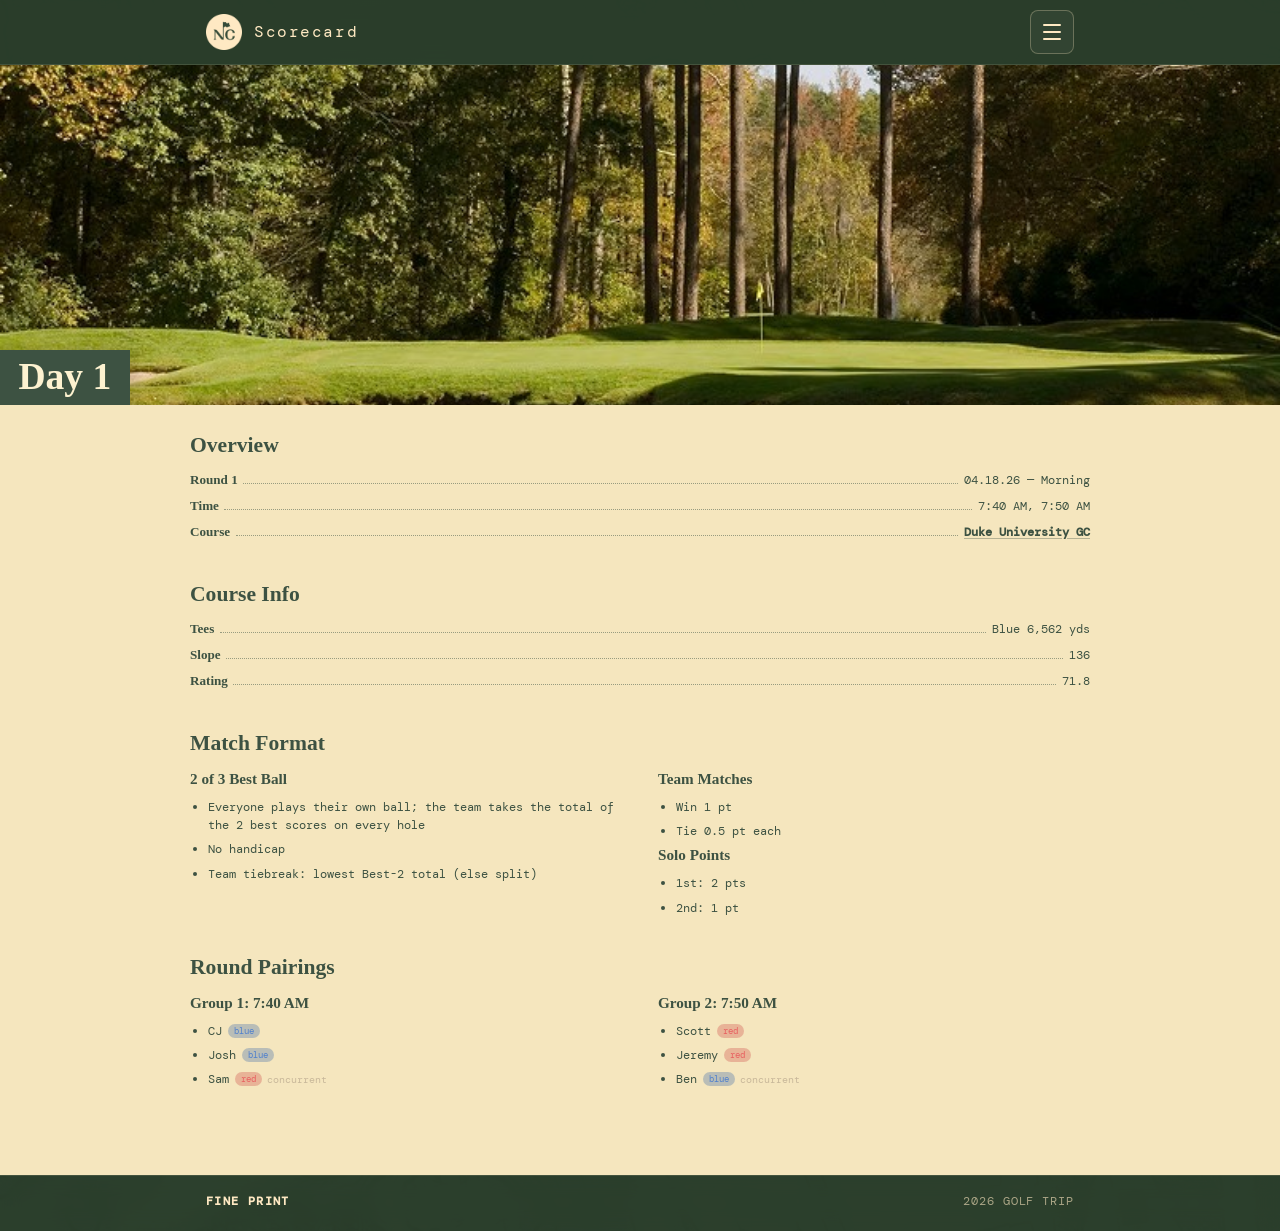
<file: round1.html>
<!DOCTYPE html>
<html lang="en">
<head>
<meta charset="UTF-8">
<meta name="viewport" content="width=device-width, initial-scale=1.0">
<title>Round 1 — North Cackalacky Golf Trip</title>
<link rel="preconnect" href="https://fonts.googleapis.com">
<link href="https://fonts.googleapis.com/css2?family=DM+Mono:wght@300;400;500&display=swap" rel="stylesheet">
<link rel="stylesheet" href="shared.css">
<link rel="icon" type="image/png" sizes="16x16" href="images/NC%20favicon.png">
<link rel="apple-touch-icon" sizes="180x180" href="images/NC.png">
</head>
<body class="round-info-page">
<nav class="site-nav" aria-label="Main">
  <div class="site-nav-inner">
    <a href="index.html" class="site-nav-home">
      Scorecard
      <span class="site-nav-home-sub">Home</span>
    </a>
    <div class="site-nav-actions">
      <button type="button" class="nav-hamburger" id="nav-hamburger" aria-expanded="false" aria-controls="site-nav-menu" aria-label="Open round information menu">
        <span></span>
        <span></span>
        <span></span>
      </button>
      <ul id="site-nav-menu" class="nav-dropdown" hidden>
        <li>
          <a href="round1.html" aria-current="page">
            <span class="nav-dd-kicker">Round 1</span>
            Best 2 of 3 Gross
          </a>
        </li>
        <li>
          <a href="round2.html">
            <span class="nav-dd-kicker">Round 2</span>
            3-Man Team Scramble
          </a>
        </li>
        <li>
          <a href="round3.html">
            <span class="nav-dd-kicker">Round 3</span>
            Singles Match Play
          </a>
        </li>
        <li>
          <a href="round4.html">
            <span class="nav-dd-kicker">Round 4</span>
            Individual Stroke Play (Net)
          </a>
        </li>
      </ul>
    </div>
  </div>
</nav>
<main class="round-main">
  <header class="day-hero day-hero--r1">
    <img class="day-hero-img" src="images/rd1-duke.png" width="1600" height="900" alt="Duke University Golf Course" decoding="async" fetchpriority="high">
    <div class="day-hero-banner">Day 1</div>
  </header>
  <div class="day-sheet day-sheet--r1">
    <section class="day-section" aria-labelledby="r1-overview">
      <h2 id="r1-overview">Overview</h2>
      <div class="leader-row">
        <span class="leader-label">Round 1</span>
        <span class="leader-dots" aria-hidden="true"></span>
        <span class="leader-value">04.18.26 — Morning</span>
      </div>
      <div class="leader-row">
        <span class="leader-label">Time</span>
        <span class="leader-dots" aria-hidden="true"></span>
        <span class="leader-value">7:40 AM, 7:50 AM</span>
      </div>
      <div class="leader-row">
        <span class="leader-label">Course</span>
        <span class="leader-dots" aria-hidden="true"></span>
        <span class="leader-value"><a href="https://youtu.be/fwvSdzbfj4U" class="course-link" target="_blank" rel="noopener noreferrer">Duke University GC</a></span>
      </div>
    </section>
    <section class="day-section" aria-labelledby="r1-course">
      <h2 id="r1-course">Course Info</h2>
      <div class="leader-row">
        <span class="leader-label">Tees</span>
        <span class="leader-dots" aria-hidden="true"></span>
        <span class="leader-value">Blue 6,562 yds</span>
      </div>
      <div class="leader-row">
        <span class="leader-label">Slope</span>
        <span class="leader-dots" aria-hidden="true"></span>
        <span class="leader-value">136</span>
      </div>
      <div class="leader-row">
        <span class="leader-label">Rating</span>
        <span class="leader-dots" aria-hidden="true"></span>
        <span class="leader-value">71.8</span>
      </div>
    </section>
    <section class="day-section" aria-labelledby="r1-format">
      <h2 id="r1-format">Match Format</h2>
      <div class="two-col">
        <div class="col-block">
          <h3>2 of 3 Best Ball</h3>
          <ul>
            <li>Everyone plays their own ball; the team takes the total of the 2 best scores on every hole</li>
            <li>No handicap</li>
            <li>Team tiebreak: lowest Best-2 total (else split)</li>
          </ul>
        </div>
        <div class="col-block">
          <h3>Team Matches</h3>
          <ul>
            <li>Win 1 pt</li>
            <li>Tie 0.5 pt each</li>
          </ul>
          <h3>Solo Points</h3>
          <ul>
            <li>1st: 2 pts</li>
            <li>2nd: 1 pt</li>
          </ul>
        </div>
      </div>
    </section>
    <section class="day-section" aria-labelledby="r1-pairings">
      <h2 id="r1-pairings">Round Pairings</h2>
      <div class="two-col">
        <div class="col-block">
          <h3>Group 1: 7:40 AM</h3>
          <ul>
            <li>CJ<span class="team-chip blue">blue</span></li>
            <li>Josh<span class="team-chip blue">blue</span></li>
            <li>Sam<span class="team-chip red">red</span><span class="pairing-note">concurrent</span></li>
          </ul>
        </div>
        <div class="col-block">
          <h3>Group 2: 7:50 AM</h3>
          <ul>
            <li>Scott<span class="team-chip red">red</span></li>
            <li>Jeremy<span class="team-chip red">red</span></li>
            <li>Ben<span class="team-chip blue">blue</span><span class="pairing-note">concurrent</span></li>
          </ul>
        </div>
      </div>
    </section>
  </div>
</main>
<footer class="site-footer" aria-label="Footer">
  <div class="site-footer-inner">
    <a href="rules.html">Fine Print</a>
    <span class="site-footer-meta">2026 Golf Trip</span>
  </div>
</footer>
<script src="nav.js"></script>
</body>
</html>
</file>
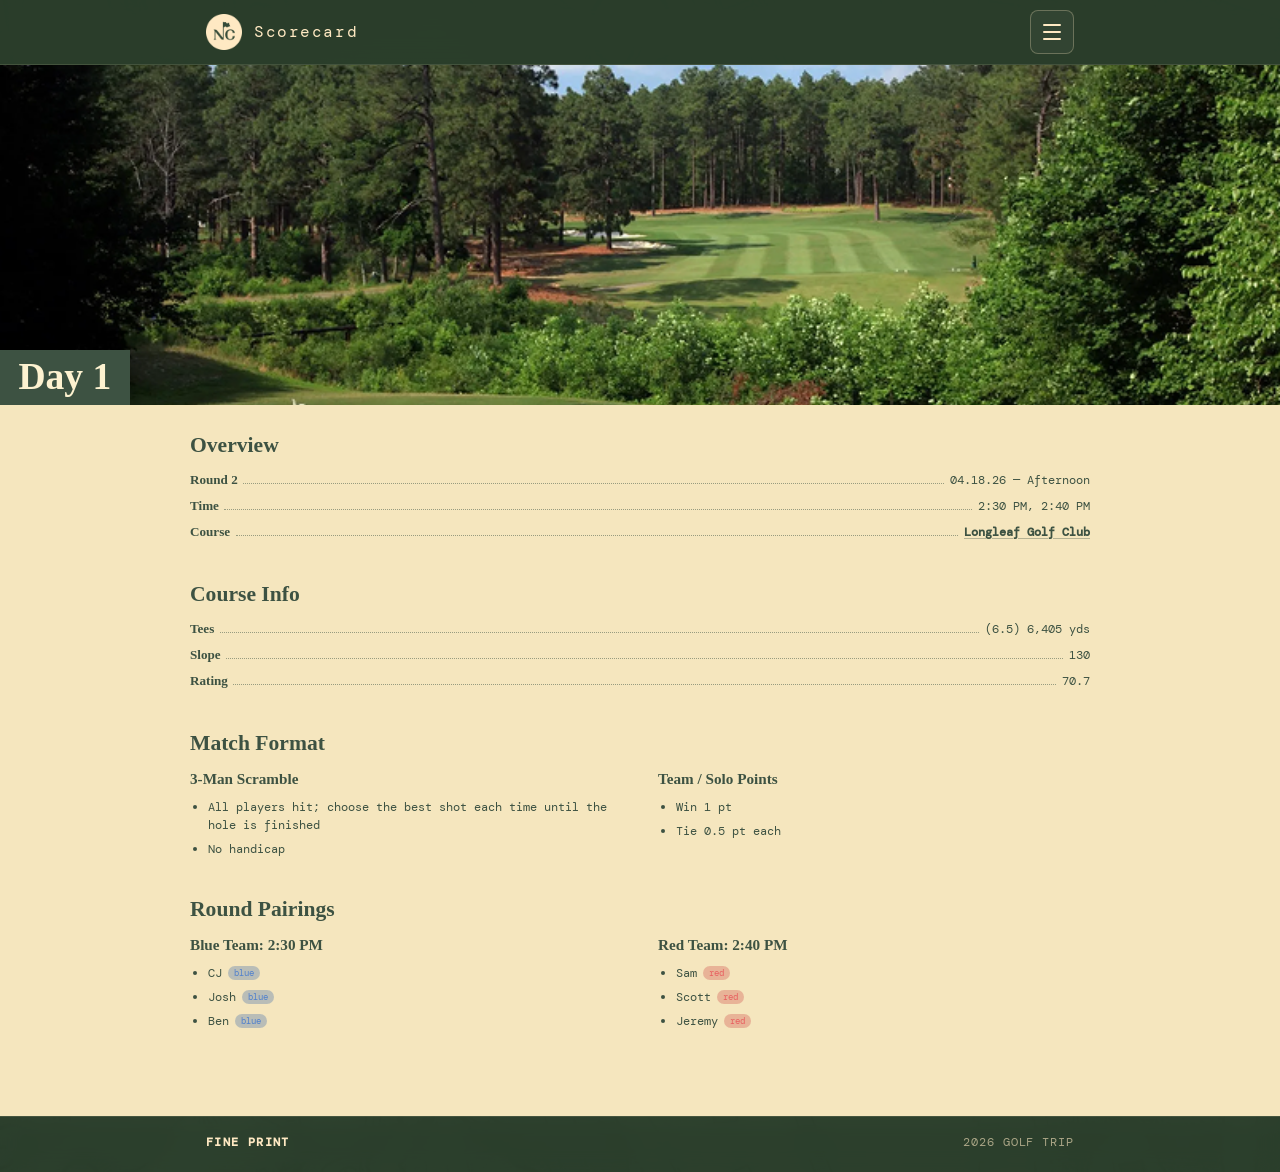
<file: round2.html>
<!DOCTYPE html>
<html lang="en">
<head>
<meta charset="UTF-8">
<meta name="viewport" content="width=device-width, initial-scale=1.0">
<title>Round 2 — North Cackalacky Golf Trip</title>
<link rel="preconnect" href="https://fonts.googleapis.com">
<link href="https://fonts.googleapis.com/css2?family=DM+Mono:wght@300;400;500&display=swap" rel="stylesheet">
<link rel="stylesheet" href="shared.css">
<link rel="icon" type="image/png" sizes="16x16" href="images/NC%20favicon.png">
<link rel="apple-touch-icon" sizes="180x180" href="images/NC.png">
</head>
<body class="round-info-page">
<nav class="site-nav" aria-label="Main">
  <div class="site-nav-inner">
    <a href="index.html" class="site-nav-home">
      Scorecard
      <span class="site-nav-home-sub">Home</span>
    </a>
    <div class="site-nav-actions">
      <button type="button" class="nav-hamburger" id="nav-hamburger" aria-expanded="false" aria-controls="site-nav-menu" aria-label="Open round information menu">
        <span></span>
        <span></span>
        <span></span>
      </button>
      <ul id="site-nav-menu" class="nav-dropdown" hidden>
        <li>
          <a href="round1.html">
            <span class="nav-dd-kicker">Round 1</span>
            Best 2 of 3 Gross
          </a>
        </li>
        <li>
          <a href="round2.html" aria-current="page">
            <span class="nav-dd-kicker">Round 2</span>
            3-Man Team Scramble
          </a>
        </li>
        <li>
          <a href="round3.html">
            <span class="nav-dd-kicker">Round 3</span>
            Singles Match Play
          </a>
        </li>
        <li>
          <a href="round4.html">
            <span class="nav-dd-kicker">Round 4</span>
            Individual Stroke Play (Net)
          </a>
        </li>
      </ul>
    </div>
  </div>
</nav>
<main class="round-main">
  <header class="day-hero day-hero--r2">
    <img class="day-hero-img" src="images/rd2-longleaf.png" width="1600" height="900" alt="Longleaf Golf Club" decoding="async" fetchpriority="high">
    <div class="day-hero-banner">Day 1</div>
  </header>
  <div class="day-sheet day-sheet--r2">
    <section class="day-section" aria-labelledby="r2-overview">
      <h2 id="r2-overview">Overview</h2>
      <div class="leader-row">
        <span class="leader-label">Round 2</span>
        <span class="leader-dots" aria-hidden="true"></span>
        <span class="leader-value">04.18.26 — Afternoon</span>
      </div>
      <div class="leader-row">
        <span class="leader-label">Time</span>
        <span class="leader-dots" aria-hidden="true"></span>
        <span class="leader-value">2:30 PM, 2:40 PM</span>
      </div>
      <div class="leader-row">
        <span class="leader-label">Course</span>
        <span class="leader-dots" aria-hidden="true"></span>
        <span class="leader-value"><a href="https://youtu.be/NREhlWBEHEo" class="course-link" target="_blank" rel="noopener noreferrer">Longleaf Golf Club</a></span>
      </div>
    </section>
    <section class="day-section" aria-labelledby="r2-course">
      <h2 id="r2-course">Course Info</h2>
      <div class="leader-row">
        <span class="leader-label">Tees</span>
        <span class="leader-dots" aria-hidden="true"></span>
        <span class="leader-value">(6.5) 6,405 yds</span>
      </div>
      <div class="leader-row">
        <span class="leader-label">Slope</span>
        <span class="leader-dots" aria-hidden="true"></span>
        <span class="leader-value">130</span>
      </div>
      <div class="leader-row">
        <span class="leader-label">Rating</span>
        <span class="leader-dots" aria-hidden="true"></span>
        <span class="leader-value">70.7</span>
      </div>
    </section>
    <section class="day-section" aria-labelledby="r2-format">
      <h2 id="r2-format">Match Format</h2>
      <div class="two-col">
        <div class="col-block">
          <h3>3-Man Scramble</h3>
          <ul>
            <li>All players hit; choose the best shot each time until the hole is finished</li>
            <li>No handicap</li>
          </ul>
        </div>
        <div class="col-block">
          <h3>Team / Solo Points</h3>
          <ul>
            <li>Win 1 pt</li>
            <li>Tie 0.5 pt each</li>
          </ul>
        </div>
      </div>
    </section>
    <section class="day-section" aria-labelledby="r2-pairings">
      <h2 id="r2-pairings">Round Pairings</h2>
      <div class="two-col">
        <div class="col-block">
          <h3>Blue Team: 2:30 PM</h3>
          <ul>
            <li>CJ<span class="team-chip blue">blue</span></li>
            <li>Josh<span class="team-chip blue">blue</span></li>
            <li>Ben<span class="team-chip blue">blue</span></li>
          </ul>
        </div>
        <div class="col-block">
          <h3>Red Team: 2:40 PM</h3>
          <ul>
            <li>Sam<span class="team-chip red">red</span></li>
            <li>Scott<span class="team-chip red">red</span></li>
            <li>Jeremy<span class="team-chip red">red</span></li>
          </ul>
        </div>
      </div>
    </section>
  </div>
</main>
<footer class="site-footer" aria-label="Footer">
  <div class="site-footer-inner">
    <a href="rules.html">Fine Print</a>
    <span class="site-footer-meta">2026 Golf Trip</span>
  </div>
</footer>
<script src="nav.js"></script>
</body>
</html>
</file>
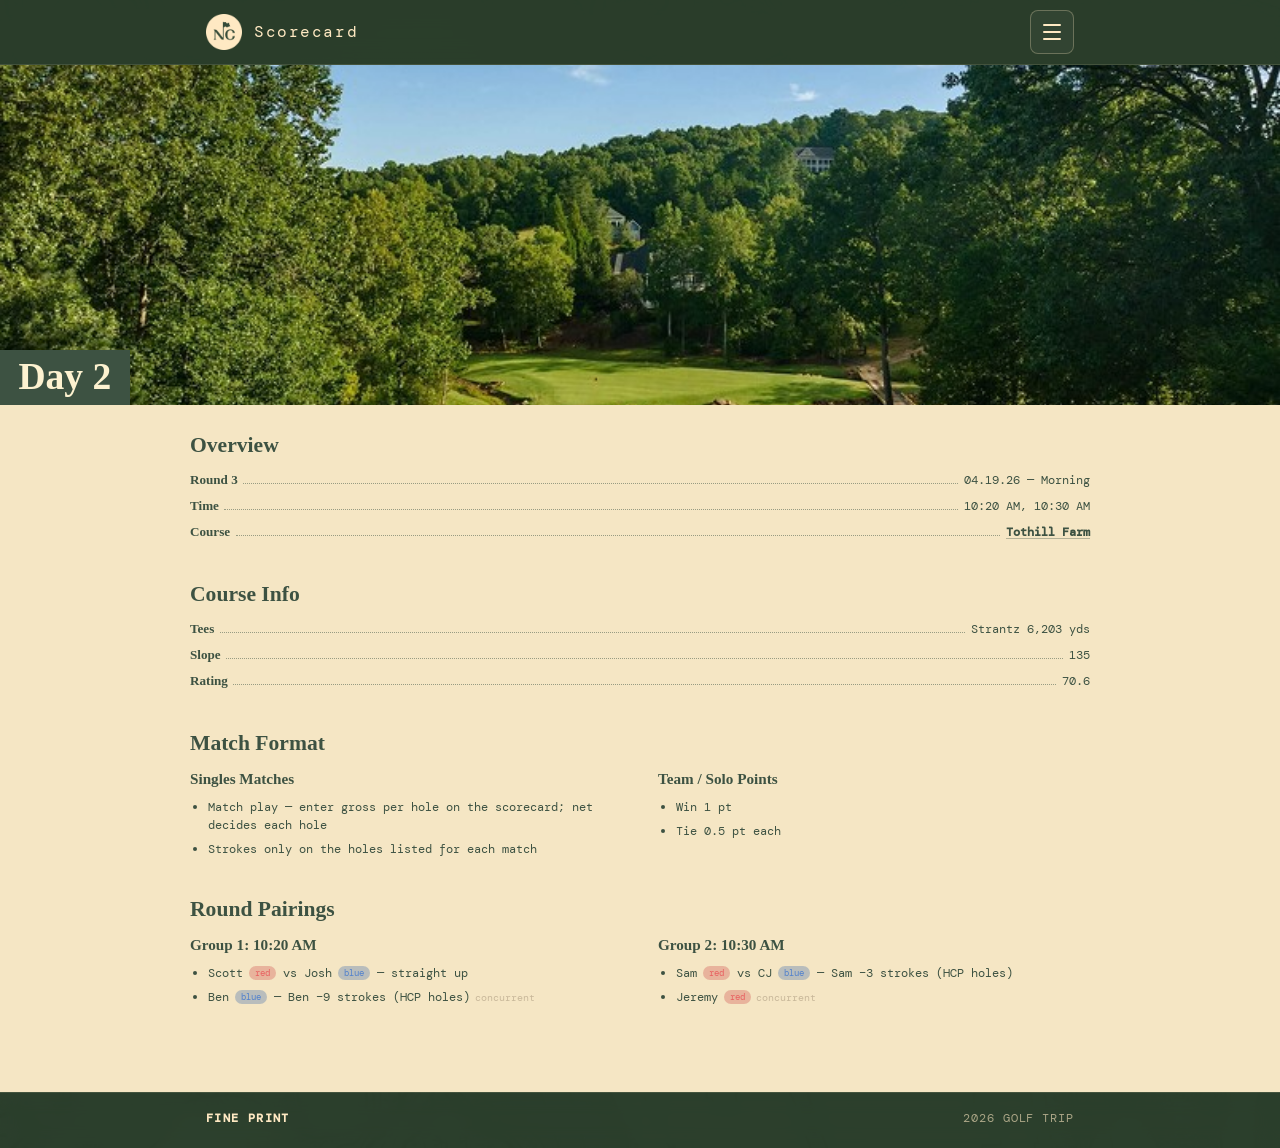
<file: round3.html>
<!DOCTYPE html>
<html lang="en">
<head>
<meta charset="UTF-8">
<meta name="viewport" content="width=device-width, initial-scale=1.0">
<title>Round 3 — North Cackalacky Golf Trip</title>
<link rel="preconnect" href="https://fonts.googleapis.com">
<link href="https://fonts.googleapis.com/css2?family=DM+Mono:wght@300;400;500&display=swap" rel="stylesheet">
<link rel="stylesheet" href="shared.css">
<link rel="icon" type="image/png" sizes="16x16" href="images/NC%20favicon.png">
<link rel="apple-touch-icon" sizes="180x180" href="images/NC.png">
</head>
<body class="round-info-page">
<nav class="site-nav" aria-label="Main">
  <div class="site-nav-inner">
    <a href="index.html" class="site-nav-home">
      Scorecard
      <span class="site-nav-home-sub">Home</span>
    </a>
    <div class="site-nav-actions">
      <button type="button" class="nav-hamburger" id="nav-hamburger" aria-expanded="false" aria-controls="site-nav-menu" aria-label="Open round information menu">
        <span></span>
        <span></span>
        <span></span>
      </button>
      <ul id="site-nav-menu" class="nav-dropdown" hidden>
        <li>
          <a href="round1.html">
            <span class="nav-dd-kicker">Round 1</span>
            Best 2 of 3 Gross
          </a>
        </li>
        <li>
          <a href="round2.html">
            <span class="nav-dd-kicker">Round 2</span>
            3-Man Team Scramble
          </a>
        </li>
        <li>
          <a href="round3.html" aria-current="page">
            <span class="nav-dd-kicker">Round 3</span>
            Singles Match Play
          </a>
        </li>
        <li>
          <a href="round4.html">
            <span class="nav-dd-kicker">Round 4</span>
            Individual Stroke Play (Net)
          </a>
        </li>
      </ul>
    </div>
  </div>
</nav>
<main class="round-main">
  <header class="day-hero day-hero--r3">
    <img class="day-hero-img" src="images/rd3-tothillfarms.png" width="1600" height="900" alt="Tothill Farm Golf Course" decoding="async" fetchpriority="high">
    <div class="day-hero-banner">Day 2</div>
  </header>
  <div class="day-sheet day-sheet--r3">
    <section class="day-section" aria-labelledby="r3-overview">
      <h2 id="r3-overview">Overview</h2>
      <div class="leader-row">
        <span class="leader-label">Round 3</span>
        <span class="leader-dots" aria-hidden="true"></span>
        <span class="leader-value">04.19.26 — Morning</span>
      </div>
      <div class="leader-row">
        <span class="leader-label">Time</span>
        <span class="leader-dots" aria-hidden="true"></span>
        <span class="leader-value">10:20 AM, 10:30 AM</span>
      </div>
      <div class="leader-row">
        <span class="leader-label">Course</span>
        <span class="leader-dots" aria-hidden="true"></span>
        <span class="leader-value"><a href="https://www.youtube.com/watch?v=N1niTyPcH1I&list=PLndK514jffsp2NvW-UCPEXt4xW3j6r5Ol&autoplay=1" class="course-link" target="_blank" rel="noopener noreferrer">Tothill Farm</a></span>
      </div>
    </section>
    <section class="day-section" aria-labelledby="r3-course">
      <h2 id="r3-course">Course Info</h2>
      <div class="leader-row">
        <span class="leader-label">Tees</span>
        <span class="leader-dots" aria-hidden="true"></span>
        <span class="leader-value">Strantz 6,203 yds</span>
      </div>
      <div class="leader-row">
        <span class="leader-label">Slope</span>
        <span class="leader-dots" aria-hidden="true"></span>
        <span class="leader-value">135</span>
      </div>
      <div class="leader-row">
        <span class="leader-label">Rating</span>
        <span class="leader-dots" aria-hidden="true"></span>
        <span class="leader-value">70.6</span>
      </div>
    </section>
    <section class="day-section" aria-labelledby="r3-format">
      <h2 id="r3-format">Match Format</h2>
      <div class="two-col">
        <div class="col-block">
          <h3>Singles Matches</h3>
          <ul>
            <li>Match play — enter gross per hole on the scorecard; net decides each hole</li>
            <li>Strokes only on the holes listed for each match</li>
          </ul>
        </div>
        <div class="col-block">
          <h3>Team / Solo Points</h3>
          <ul>
            <li>Win 1 pt</li>
            <li>Tie 0.5 pt each</li>
          </ul>
        </div>
      </div>
    </section>
    <section class="day-section" aria-labelledby="r3-pairings">
      <h2 id="r3-pairings">Round Pairings</h2>
      <div class="two-col">
        <div class="col-block">
          <h3>Group 1: 10:20 AM</h3>
          <ul>
            <li>Scott<span class="team-chip red">red</span> vs Josh<span class="team-chip blue">blue</span> — straight up</li>
            <li>Ben<span class="team-chip blue">blue</span> — Ben −9 strokes (HCP holes)<span class="pairing-note">concurrent</span></li>
          </ul>
        </div>
        <div class="col-block">
          <h3>Group 2: 10:30 AM</h3>
          <ul>
            <li>Sam<span class="team-chip red">red</span> vs CJ<span class="team-chip blue">blue</span> — Sam −3 strokes (HCP holes)</li>
            <li>Jeremy<span class="team-chip red">red</span><span class="pairing-note">concurrent</span></li>
          </ul>
        </div>
      </div>
    </section>
  </div>
</main>
<footer class="site-footer" aria-label="Footer">
  <div class="site-footer-inner">
    <a href="rules.html">Fine Print</a>
    <span class="site-footer-meta">2026 Golf Trip</span>
  </div>
</footer>
<script src="nav.js"></script>
</body>
</html>
</file>
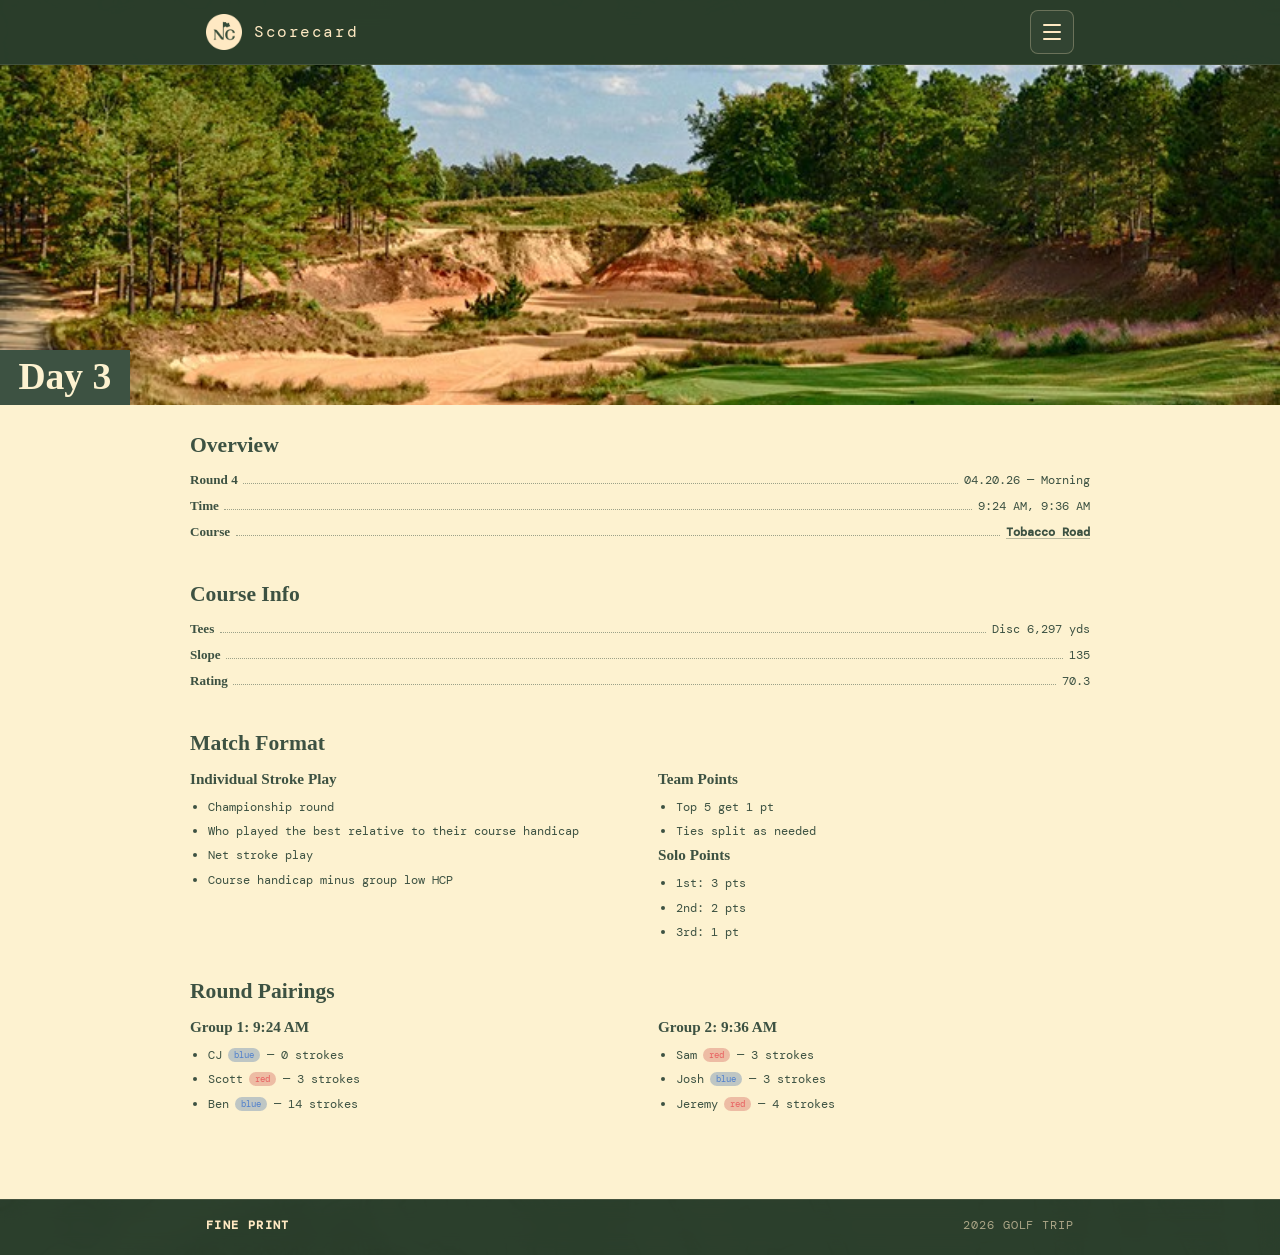
<file: round4.html>
<!DOCTYPE html>
<html lang="en">
<head>
<meta charset="UTF-8">
<meta name="viewport" content="width=device-width, initial-scale=1.0">
<title>Round 4 — North Cackalacky Golf Trip</title>
<link rel="preconnect" href="https://fonts.googleapis.com">
<link href="https://fonts.googleapis.com/css2?family=DM+Mono:wght@300;400;500&display=swap" rel="stylesheet">
<link rel="stylesheet" href="shared.css">
<link rel="icon" type="image/png" sizes="16x16" href="images/NC%20favicon.png">
<link rel="apple-touch-icon" sizes="180x180" href="images/NC.png">
</head>
<body class="round-info-page">
<nav class="site-nav" aria-label="Main">
  <div class="site-nav-inner">
    <a href="index.html" class="site-nav-home">
      Scorecard
      <span class="site-nav-home-sub">Home</span>
    </a>
    <div class="site-nav-actions">
      <button type="button" class="nav-hamburger" id="nav-hamburger" aria-expanded="false" aria-controls="site-nav-menu" aria-label="Open round information menu">
        <span></span>
        <span></span>
        <span></span>
      </button>
      <ul id="site-nav-menu" class="nav-dropdown" hidden>
        <li>
          <a href="round1.html">
            <span class="nav-dd-kicker">Round 1</span>
            Best 2 of 3 Gross
          </a>
        </li>
        <li>
          <a href="round2.html">
            <span class="nav-dd-kicker">Round 2</span>
            3-Man Team Scramble
          </a>
        </li>
        <li>
          <a href="round3.html">
            <span class="nav-dd-kicker">Round 3</span>
            Singles Match Play
          </a>
        </li>
        <li>
          <a href="round4.html" aria-current="page">
            <span class="nav-dd-kicker">Round 4</span>
            Individual Stroke Play (Net)
          </a>
        </li>
      </ul>
    </div>
  </div>
</nav>
<main class="round-main">
  <header class="day-hero day-hero--r4">
    <img class="day-hero-img" src="images/rd4-tobaccoroad.png" width="1600" height="900" alt="Tobacco Road Golf Club" decoding="async" fetchpriority="high">
    <div class="day-hero-banner">Day 3</div>
  </header>
  <div class="day-sheet day-sheet--r4">
    <section class="day-section" aria-labelledby="r4-overview">
      <h2 id="r4-overview">Overview</h2>
      <div class="leader-row">
        <span class="leader-label">Round 4</span>
        <span class="leader-dots" aria-hidden="true"></span>
        <span class="leader-value">04.20.26 — Morning</span>
      </div>
      <div class="leader-row">
        <span class="leader-label">Time</span>
        <span class="leader-dots" aria-hidden="true"></span>
        <span class="leader-value">9:24 AM, 9:36 AM</span>
      </div>
      <div class="leader-row">
        <span class="leader-label">Course</span>
        <span class="leader-dots" aria-hidden="true"></span>
        <span class="leader-value"><a href="https://youtu.be/UL3VwzgRskw" class="course-link" target="_blank" rel="noopener noreferrer">Tobacco Road</a></span>
      </div>
    </section>
    <section class="day-section" aria-labelledby="r4-course">
      <h2 id="r4-course">Course Info</h2>
      <div class="leader-row">
        <span class="leader-label">Tees</span>
        <span class="leader-dots" aria-hidden="true"></span>
        <span class="leader-value">Disc 6,297 yds</span>
      </div>
      <div class="leader-row">
        <span class="leader-label">Slope</span>
        <span class="leader-dots" aria-hidden="true"></span>
        <span class="leader-value">135</span>
      </div>
      <div class="leader-row">
        <span class="leader-label">Rating</span>
        <span class="leader-dots" aria-hidden="true"></span>
        <span class="leader-value">70.3</span>
      </div>
    </section>
    <section class="day-section" aria-labelledby="r4-format">
      <h2 id="r4-format">Match Format</h2>
      <div class="two-col">
        <div class="col-block">
          <h3>Individual Stroke Play</h3>
          <ul>
            <li>Championship round</li>
            <li>Who played the best relative to their course handicap</li>
            <li>Net stroke play</li>
            <li>Course handicap minus group low HCP</li>
          </ul>
        </div>
        <div class="col-block">
          <h3>Team Points</h3>
          <ul>
            <li>Top 5 get 1 pt</li>
            <li>Ties split as needed</li>
          </ul>
          <h3>Solo Points</h3>
          <ul>
            <li>1st: 3 pts</li>
            <li>2nd: 2 pts</li>
            <li>3rd: 1 pt</li>
          </ul>
        </div>
      </div>
    </section>
    <section class="day-section" aria-labelledby="r4-pairings">
      <h2 id="r4-pairings">Round Pairings</h2>
      <div class="two-col">
        <div class="col-block">
          <h3>Group 1: 9:24 AM</h3>
          <ul>
            <li>CJ<span class="team-chip blue">blue</span> — 0 strokes</li>
            <li>Scott<span class="team-chip red">red</span> — 3 strokes</li>
            <li>Ben<span class="team-chip blue">blue</span> — 14 strokes</li>
          </ul>
        </div>
        <div class="col-block">
          <h3>Group 2: 9:36 AM</h3>
          <ul>
            <li>Sam<span class="team-chip red">red</span> — 3 strokes</li>
            <li>Josh<span class="team-chip blue">blue</span> — 3 strokes</li>
            <li>Jeremy<span class="team-chip red">red</span> — 4 strokes</li>
          </ul>
        </div>
      </div>
    </section>
  </div>
</main>
<footer class="site-footer" aria-label="Footer">
  <div class="site-footer-inner">
    <a href="rules.html">Fine Print</a>
    <span class="site-footer-meta">2026 Golf Trip</span>
  </div>
</footer>
<script src="nav.js"></script>
</body>
</html>
</file>
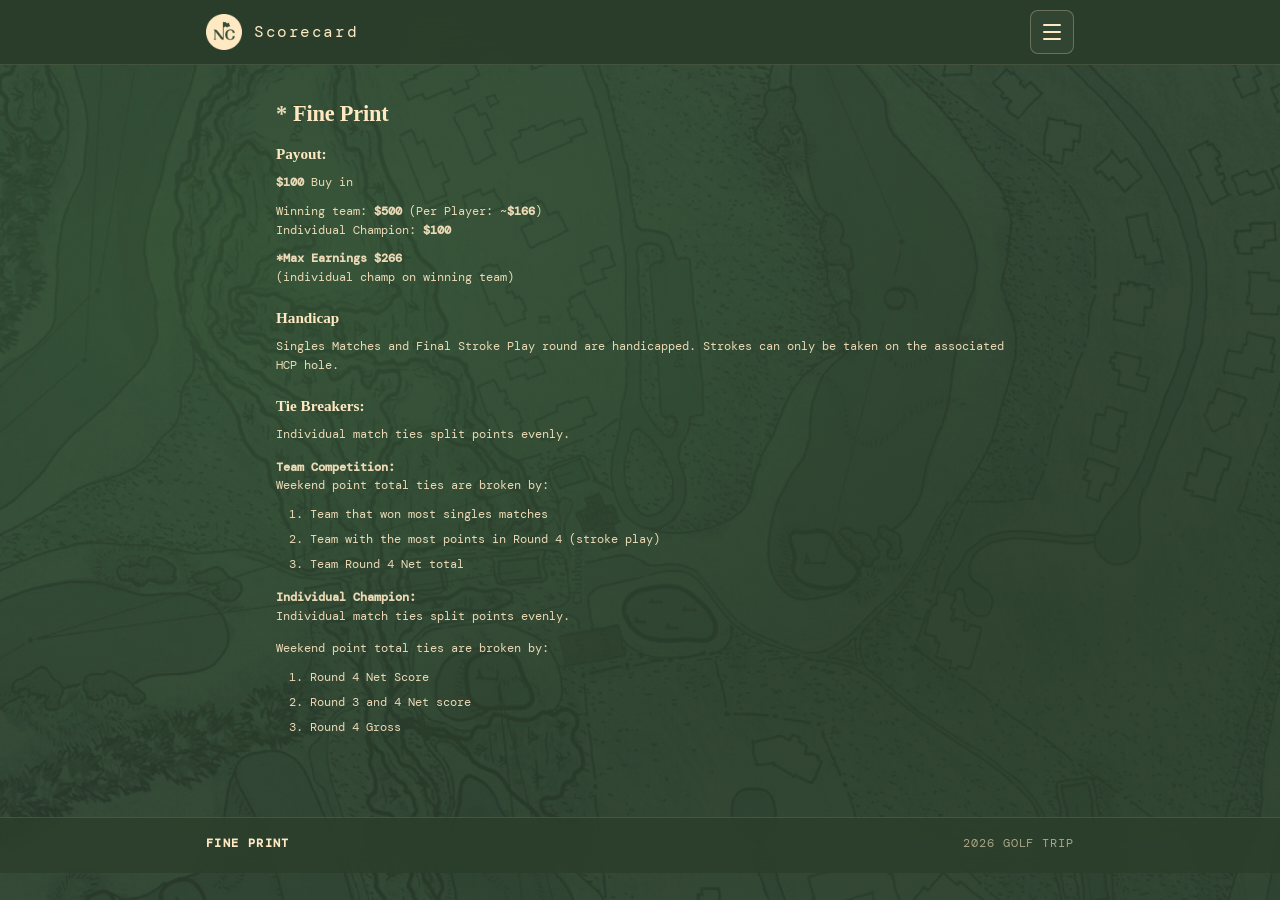
<file: rules.html>
<!DOCTYPE html>
<html lang="en">
<head>
  <meta charset="UTF-8">
  <meta name="viewport" content="width=device-width, initial-scale=1.0">
  <title>Fine Print — North Cackalacky Golf Trip</title>
  <link rel="preconnect" href="https://fonts.googleapis.com">
  <link href="https://fonts.googleapis.com/css2?family=DM+Mono:wght@300;400;500&display=swap" rel="stylesheet">
  <link rel="stylesheet" href="shared.css">
  <link rel="icon" type="image/png" sizes="16x16" href="images/NC%20favicon.png">
  <link rel="apple-touch-icon" sizes="180x180" href="images/NC.png">
</head>
<body class="fine-print-page">
  <nav class="site-nav" aria-label="Main">
    <div class="site-nav-inner">
      <a href="index.html" class="site-nav-home">Scorecard<span class="site-nav-home-sub">Home</span></a>
      <div class="site-nav-actions">
        <button type="button" class="nav-hamburger" id="nav-hamburger" aria-expanded="false" aria-controls="site-nav-menu" aria-label="Open round information menu">
          <span></span>
          <span></span>
          <span></span>
        </button>
        <ul id="site-nav-menu" class="nav-dropdown" hidden>
          <li>
            <a href="round1.html">
              <span class="nav-dd-kicker">Round 1</span>
              Best 2 of 3 Gross
            </a>
          </li>
          <li>
            <a href="round2.html">
              <span class="nav-dd-kicker">Round 2</span>
              3-Man Team Scramble
            </a>
          </li>
          <li>
            <a href="round3.html">
              <span class="nav-dd-kicker">Round 3</span>
              Singles Match Play
            </a>
          </li>
          <li>
            <a href="round4.html">
              <span class="nav-dd-kicker">Round 4</span>
              Individual Stroke Play (Net)
            </a>
          </li>
        </ul>
      </div>
    </div>
  </nav>

  <main class="wrapper">
    <div class="fine-print-card">
      <h1 class="fine-print-title"><span class="kicker">*</span>Fine Print</h1>

      <section class="fine-print-section" aria-labelledby="payout">
        <h2 id="payout">Payout:</h2>
        <p><strong>$100</strong> Buy in</p>
        <p style="margin-top:10px">Winning team: <strong>$500</strong> (Per Player: ~<strong>$166</strong>)</p>
        <p>Individual Champion: <strong>$100</strong></p>
        <p style="margin-top:10px"><strong>*Max Earnings</strong> <strong>$266</strong><br>(individual champ on winning team)</p>
      </section>

      <section class="fine-print-section" aria-labelledby="handicap">
        <h2 id="handicap">Handicap</h2>
        <p>Singles Matches and Final Stroke Play round are handicapped. Strokes can only be taken on the associated HCP hole.</p>
      </section>

      <section class="fine-print-section" aria-labelledby="tiebreakers">
        <h2 id="tiebreakers">Tie Breakers:</h2>
        <p>Individual match ties split points evenly.</p>

        <div style="height:14px"></div>

        <p><strong>Team Competition:</strong></p>
        <p>Weekend point total ties are broken by:</p>
        <ol>
          <li>Team that won most singles matches</li>
          <li>Team with the most points in Round 4 (stroke play)</li>
          <li>Team Round 4 Net total</li>
        </ol>

        <div style="height:14px"></div>

        <p><strong>Individual Champion:</strong></p>
        <p>Individual match ties split points evenly.</p>

        <div style="height:14px"></div>

        <p>Weekend point total ties are broken by:</p>
        <ol>
          <li>Round 4 Net Score</li>
          <li>Round 3 and 4 Net score</li>
          <li>Round 4 Gross</li>
        </ol>
      </section>
    </div>
  </main>

  <footer class="site-footer" aria-label="Footer">
    <div class="site-footer-inner">
      <a href="rules.html" aria-current="page">Fine Print</a>
      <span class="site-footer-meta">2026 Golf Trip</span>
    </div>
  </footer>

  <script src="nav.js"></script>
</body>
</html>
</file>
<file: shared.css>
/* Shared site chrome — North Cackalacky Golf Trip */
:root {
  --green-deep: #2a3d2a;
  --green-mid: #2d4a2d;
  --green-fairway: #3d6b3d;
  --green-bright: #a8c8a8;
  --gold: #ffe9c3;
  --gold-light: #fff3de;
  --red-team: #c94040;
  --red-light: #e86060;
  --blue-team: #3060a8;
  --blue-light: #5080cc;
  --cream: #ffe9c3;
  --parchment: #ffe9c3;
  --muted: #c8b89a;
  --forest-text: #345b38;
  --ink: #345b38;
}

* {
  box-sizing: border-box;
  margin: 0;
  padding: 0;
}

body {
  background-color: var(--green-deep);
  color: var(--cream);
  font-family: "DM Mono", monospace;
  min-height: 100vh;
  background-image:
    radial-gradient(ellipse at 20% 30%, rgba(61, 107, 61, 0.35) 0%, transparent 60%),
    radial-gradient(ellipse at 80% 70%, rgba(42, 61, 42, 0.5) 0%, transparent 60%),
    url("images/background.jpeg");
  background-size: auto, auto, cover;
  background-position: center;
  background-repeat: no-repeat;
}

/* Links: match surrounding text (no default blue), bold, always underlined */
a,
a:visited {
  color: inherit;
  font-weight: 700;
  text-decoration: underline;
  text-underline-offset: 2px;
}

.wrapper {
  max-width: 900px;
  margin: 0 auto;
  padding: 32px 16px 80px;
}

/* ——— Sticky top nav ——— */
.site-nav {
  position: sticky;
  top: 0;
  z-index: 200;
  background: rgba(42, 61, 42, 0.94);
  backdrop-filter: blur(12px);
  -webkit-backdrop-filter: blur(12px);
  border-bottom: 1px solid rgba(255, 233, 195, 0.12);
}

.site-nav-inner {
  max-width: 900px;
  margin: 0 auto;
  padding: 10px 16px;
  display: flex;
  align-items: center;
  justify-content: space-between;
  gap: 16px;
}

.site-nav-home {
  font-family: "DM Mono", monospace;
  font-size: 0.98rem;
  font-weight: 400;
  color: var(--gold);
  letter-spacing: 0.1em;
  line-height: 1.25;
  /* Override global link underline for the nav link only */
  text-decoration: none;
  display: flex;
  align-items: center;
  gap: 12px;
}

.site-nav-home:hover {
  color: var(--gold-light);
}

.site-nav-home::before {
  content: "";
  width: 36px;
  height: 36px;
  flex-shrink: 0;
  background-image: url("images/NC%20logo-inv.png");
  background-size: contain;
  background-repeat: no-repeat;
  background-position: center;
}


.site-nav-home-sub {
  display: none;
  font-family: "DM Mono", monospace;
  font-size: 0.58rem;
  font-weight: 400;
  letter-spacing: 0.14em;
  text-transform: uppercase;
  color: var(--muted);
  margin-top: 2px;
}

.site-nav-actions {
  position: relative;
  flex-shrink: 0;
}

.nav-hamburger {
  display: flex;
  flex-direction: column;
  justify-content: center;
  align-items: center;
  gap: 5px;
  width: 44px;
  height: 44px;
  padding: 0;
  border: 1px solid rgba(255, 233, 195, 0.28);
  border-radius: 8px;
  background: rgba(255, 255, 255, 0.04);
  cursor: pointer;
  transition: border-color 0.2s, background 0.2s;
}

.nav-hamburger:hover {
  border-color: rgba(255, 233, 195, 0.45);
  background: rgba(255, 255, 255, 0.07);
}

.nav-hamburger:focus-visible {
  outline: 2px solid var(--gold);
  outline-offset: 2px;
}

.nav-hamburger span {
  display: block;
  width: 18px;
  height: 2px;
  background: var(--cream);
  border-radius: 1px;
  transition: transform 0.2s, opacity 0.2s;
}

.nav-hamburger[aria-expanded="true"] span:nth-child(1) {
  transform: translateY(7px) rotate(45deg);
}

.nav-hamburger[aria-expanded="true"] span:nth-child(2) {
  opacity: 0;
}

.nav-hamburger[aria-expanded="true"] span:nth-child(3) {
  transform: translateY(-7px) rotate(-45deg);
}

.nav-dropdown {
  position: absolute;
  right: 0;
  top: calc(100% + 8px);
  min-width: min(320px, calc(100vw - 32px));
  padding: 8px 0;
  background: rgba(30, 42, 30, 0.98);
  border: 1px solid rgba(255, 233, 195, 0.15);
  border-radius: 10px;
  box-shadow: 0 12px 40px rgba(0, 0, 0, 0.35);
  list-style: none;
}

.nav-dropdown[hidden] {
  display: none !important;
}

.nav-dropdown a {
  display: block;
  padding: 12px 18px;
  font-size: 0.78rem;
  color: var(--cream);
  line-height: 1.35;
  /* Override global link underline for dropdown nav only */
  text-decoration: none;
  border-bottom: 1px solid rgba(255, 255, 255, 0.05);
  transition: background 0.15s;
}

.nav-dropdown li:last-child a {
  border-bottom: none;
}

.nav-dropdown a:hover,
.nav-dropdown a:focus-visible {
  background: rgba(255, 233, 195, 0.08);
  outline: none;
}

.nav-dropdown a[aria-current="page"] {
  background: rgba(255, 233, 195, 0.08);
  border-left: 3px solid var(--gold);
  padding-left: 15px;
}

.nav-dropdown .nav-dd-kicker {
  display: block;
  font-size: 0.62rem;
  letter-spacing: 0.1em;
  text-transform: uppercase;
  color: var(--muted);
  margin-bottom: 4px;
}

/* Round info pages — photo hero + day sheet */
body.round-info-page {
  min-height: 100vh;
  display: flex;
  flex-direction: column;
}

body.round-info-page .site-nav {
  flex-shrink: 0;
}

.round-info-page .round-main {
  flex: 1;
  display: flex;
  flex-direction: column;
  width: 100%;
  max-width: none;
  margin: 0;
  padding: 0;
  min-height: 0;
}

.day-hero {
  position: relative;
  margin: 0;
  width: 100%;
  height: min(42vh, 340px);
  overflow: hidden;
  border-radius: 0;
  flex-shrink: 0;
}

/* Use <img class="day-hero-img" src="images/..."> in HTML so paths resolve
   relative to each page (reliable on GitHub Pages; CSS url() can confuse browsers). */
.day-hero-img {
  position: absolute;
  inset: 0;
  width: 100%;
  height: 100%;
  object-fit: cover;
  object-position: center;
  display: block;
  z-index: 0;
}

.day-hero-banner {
  position: absolute;
  left: 0;
  bottom: 0;
  z-index: 1;
  background: #3d5242;
  color: #fdf2d0;
  font-family: Georgia, "Times New Roman", serif;
  font-size: clamp(1.75rem, 5vw, 2.35rem);
  font-weight: 700;
  padding: 0.5rem 1.15rem 0.6rem;
  line-height: 1;
  border-radius: 0;
  box-shadow: 0 6px 24px rgba(0, 0, 0, 0.25);
}

.day-sheet {
  flex: 1 1 auto;
  width: 100%;
  display: flex;
  flex-direction: column;
  align-items: center;
  padding: 28px 20px 80px;
  box-sizing: border-box;
}

.day-sheet .day-section {
  width: 100%;
  max-width: 900px;
}

.day-sheet--r1,
.day-sheet--r2 {
  background: #f5e6be;
}

.day-sheet--r3 {
  background: #f5e6c4;
}

.day-sheet--r4 {
  background: #fdf2d0;
}

.day-section + .day-section {
  margin-top: 32px;
}

.day-section h2 {
  font-family: Georgia, serif;
  font-size: 1.35rem;
  font-weight: 700;
  color: #3d5242;
  margin-bottom: 14px;
}

.leader-row {
  display: flex;
  align-items: baseline;
  gap: 0.35rem;
  margin-bottom: 10px;
  font-size: 0.82rem;
}

.leader-label {
  font-family: Georgia, serif;
  font-weight: 700;
  color: #3d5242;
  flex-shrink: 0;
}

.leader-dots {
  flex: 1;
  border-bottom: 1px dotted rgba(61, 82, 66, 0.5);
  min-height: 0.35em;
  margin-bottom: 3px;
}

.leader-value {
  font-family: "DM Mono", monospace;
  font-size: 0.78rem;
  color: #3d5242;
  flex-shrink: 0;
  text-align: right;
  max-width: 58%;
}

.leader-value a.course-link {
  text-decoration-color: rgba(61, 82, 66, 0.35);
}

.leader-value a.course-link:hover {
  text-decoration-color: rgba(61, 82, 66, 0.65);
}

.two-col {
  display: grid;
  grid-template-columns: 1fr 1fr;
  gap: 24px 36px;
}

.col-block h3 {
  font-family: Georgia, serif;
  font-size: 0.95rem;
  font-weight: 700;
  color: #3d5242;
  margin-bottom: 10px;
}

.col-block h3 + h3 {
  margin-top: 16px;
}

.col-block ul {
  margin: 0 0 0 1.1rem;
  padding: 0;
}

.col-block li {
  font-family: "DM Mono", monospace;
  font-size: 0.76rem;
  color: #3d5242;
  margin-bottom: 6px;
  line-height: 1.5;
}

@media (max-width: 640px) {
  .two-col {
    grid-template-columns: 1fr;
  }

  .leader-value {
    max-width: 65%;
    font-size: 0.72rem;
  }
}

@media (max-width: 600px) {
  .site-nav-inner {
    padding: 10px 12px;
  }
}

/* ——— Footer ——— */
.site-footer {
  width: 100%;
  border-top: 1px solid rgba(255, 233, 195, 0.12);
  background: rgba(42, 61, 42, 0.72);
  backdrop-filter: blur(10px);
  -webkit-backdrop-filter: blur(10px);
}

.site-footer-inner {
  width: 100%;
  max-width: 900px;
  margin: 0 auto;
  padding: 18px 16px 22px;
  display: flex;
  align-items: center;
  justify-content: space-between;
  gap: 14px;
  color: rgba(255, 233, 195, 0.78);
  font-size: 0.72rem;
  letter-spacing: 0.08em;
  text-transform: uppercase;
}

.site-footer a,
.site-footer a:visited {
  color: var(--gold);
  text-decoration: none;
  font-weight: 600;
  letter-spacing: 0.12em;
}

.site-footer a:hover,
.site-footer a:focus-visible {
  color: var(--gold-light);
  text-decoration: underline;
  text-underline-offset: 3px;
}

.site-footer-meta {
  color: rgba(255, 233, 195, 0.6);
}

/* ——— Fine print page ——— */
.fine-print-page .wrapper {
  max-width: 760px;
  padding-top: 26px;
}

.fine-print-card {
  background: transparent;
  border: none;
  border-radius: 0;
  padding: 0;
  backdrop-filter: none;
  -webkit-backdrop-filter: none;
}

.fine-print-title {
  font-family: Georgia, "Times New Roman", serif;
  font-size: 1.4rem;
  font-weight: 800;
  color: var(--gold);
  letter-spacing: -0.01em;
  margin: 10px 0 18px;
}

.fine-print-title .kicker {
  opacity: 0.9;
  margin-right: 6px;
}

.fine-print-section + .fine-print-section {
  margin-top: 22px;
}

.fine-print-section h2 {
  font-family: Georgia, "Times New Roman", serif;
  font-size: 0.95rem;
  font-weight: 800;
  color: var(--gold);
  margin-bottom: 10px;
}

.fine-print-section p,
.fine-print-section li {
  font-size: 0.76rem;
  line-height: 1.55;
  color: rgba(255, 233, 195, 0.9);
}

.fine-print-section ul,
.fine-print-section ol {
  margin: 10px 0 0 1.95rem;
  padding-left: 0.2rem;
}

.fine-print-section li + li {
  margin-top: 6px;
}

/* ——— Team chips (same as individual standings on index) ——— */
.team-chip {
  font-size: 0.58rem;
  padding: 1px 6px;
  border-radius: 10px;
  margin-left: 6px;
  vertical-align: middle;
  text-transform: lowercase;
}
.team-chip.red {
  background: rgba(201, 64, 64, 0.3);
  color: var(--red-light);
}
.team-chip.blue {
  background: rgba(48, 96, 168, 0.3);
  color: var(--blue-light);
}
.pairing-note {
  font-size: 0.65rem;
  color: var(--muted);
  margin-left: 0.35rem;
}
</file>
